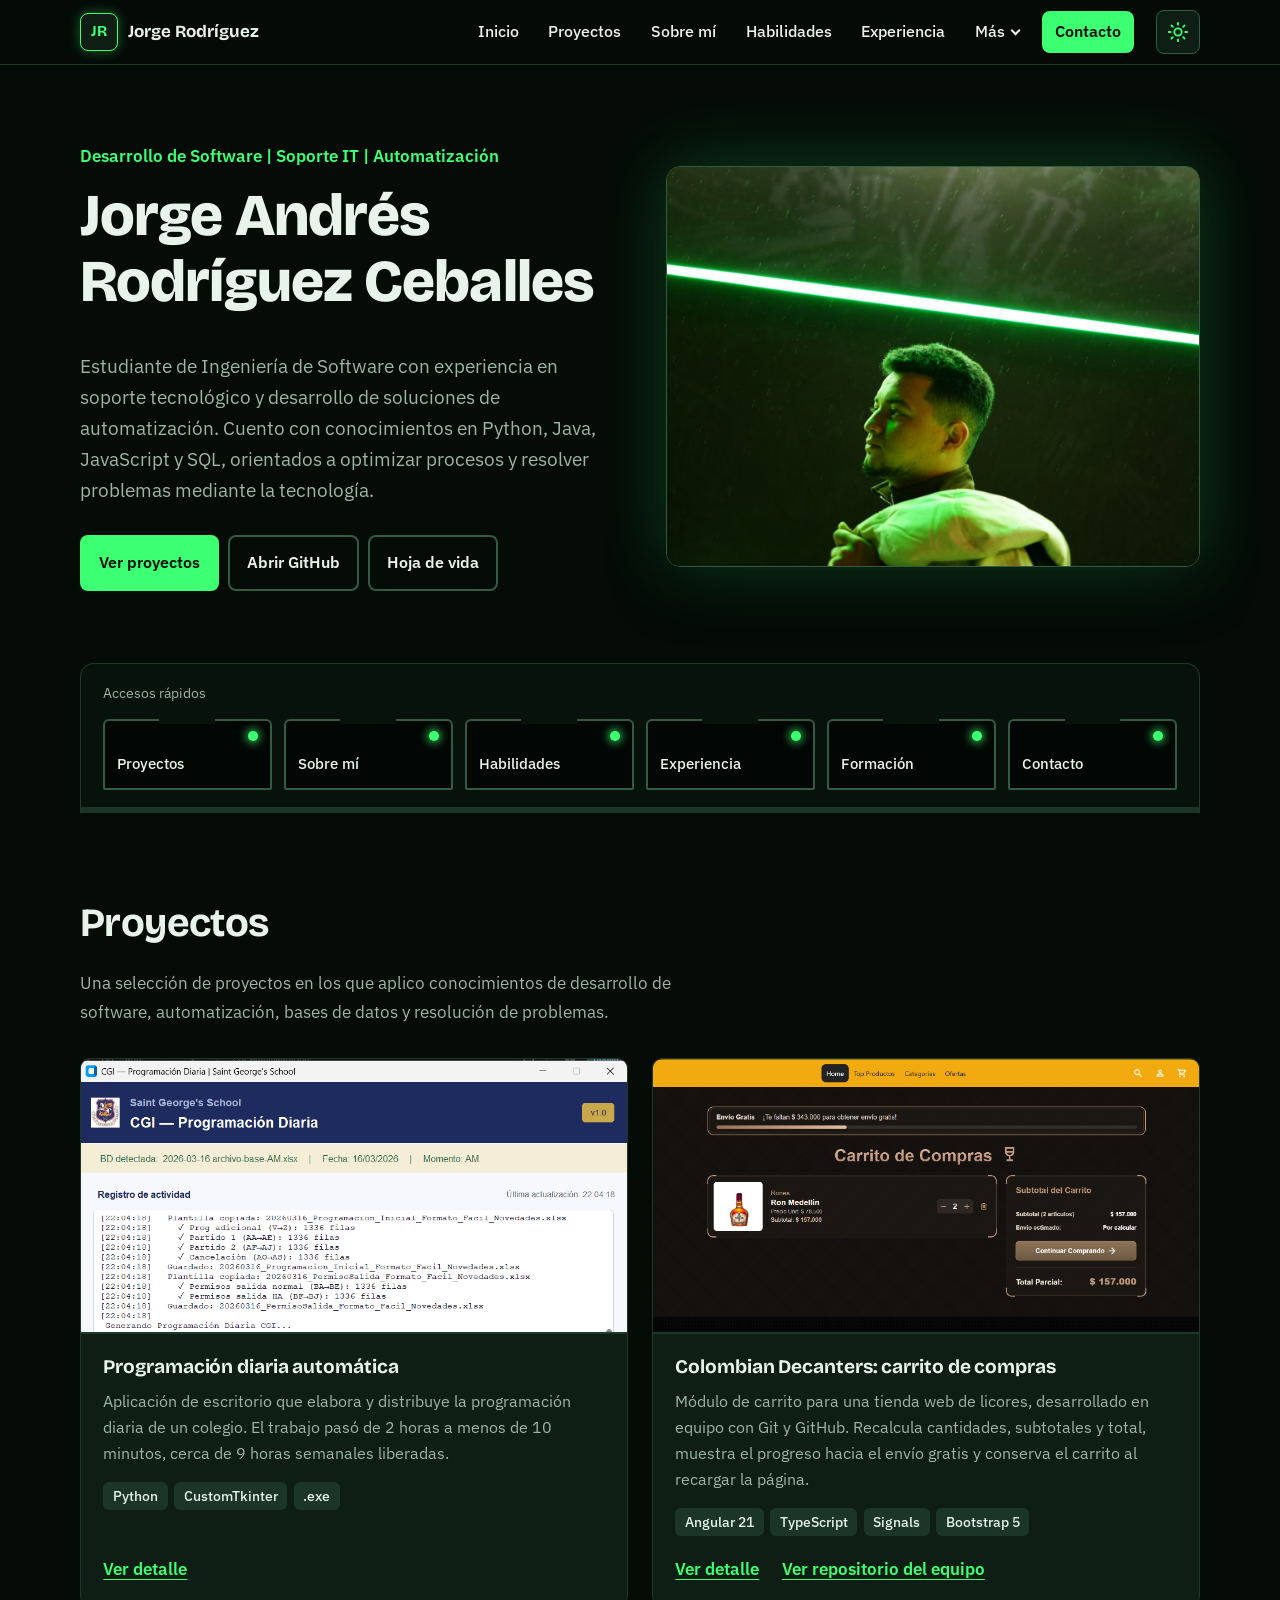
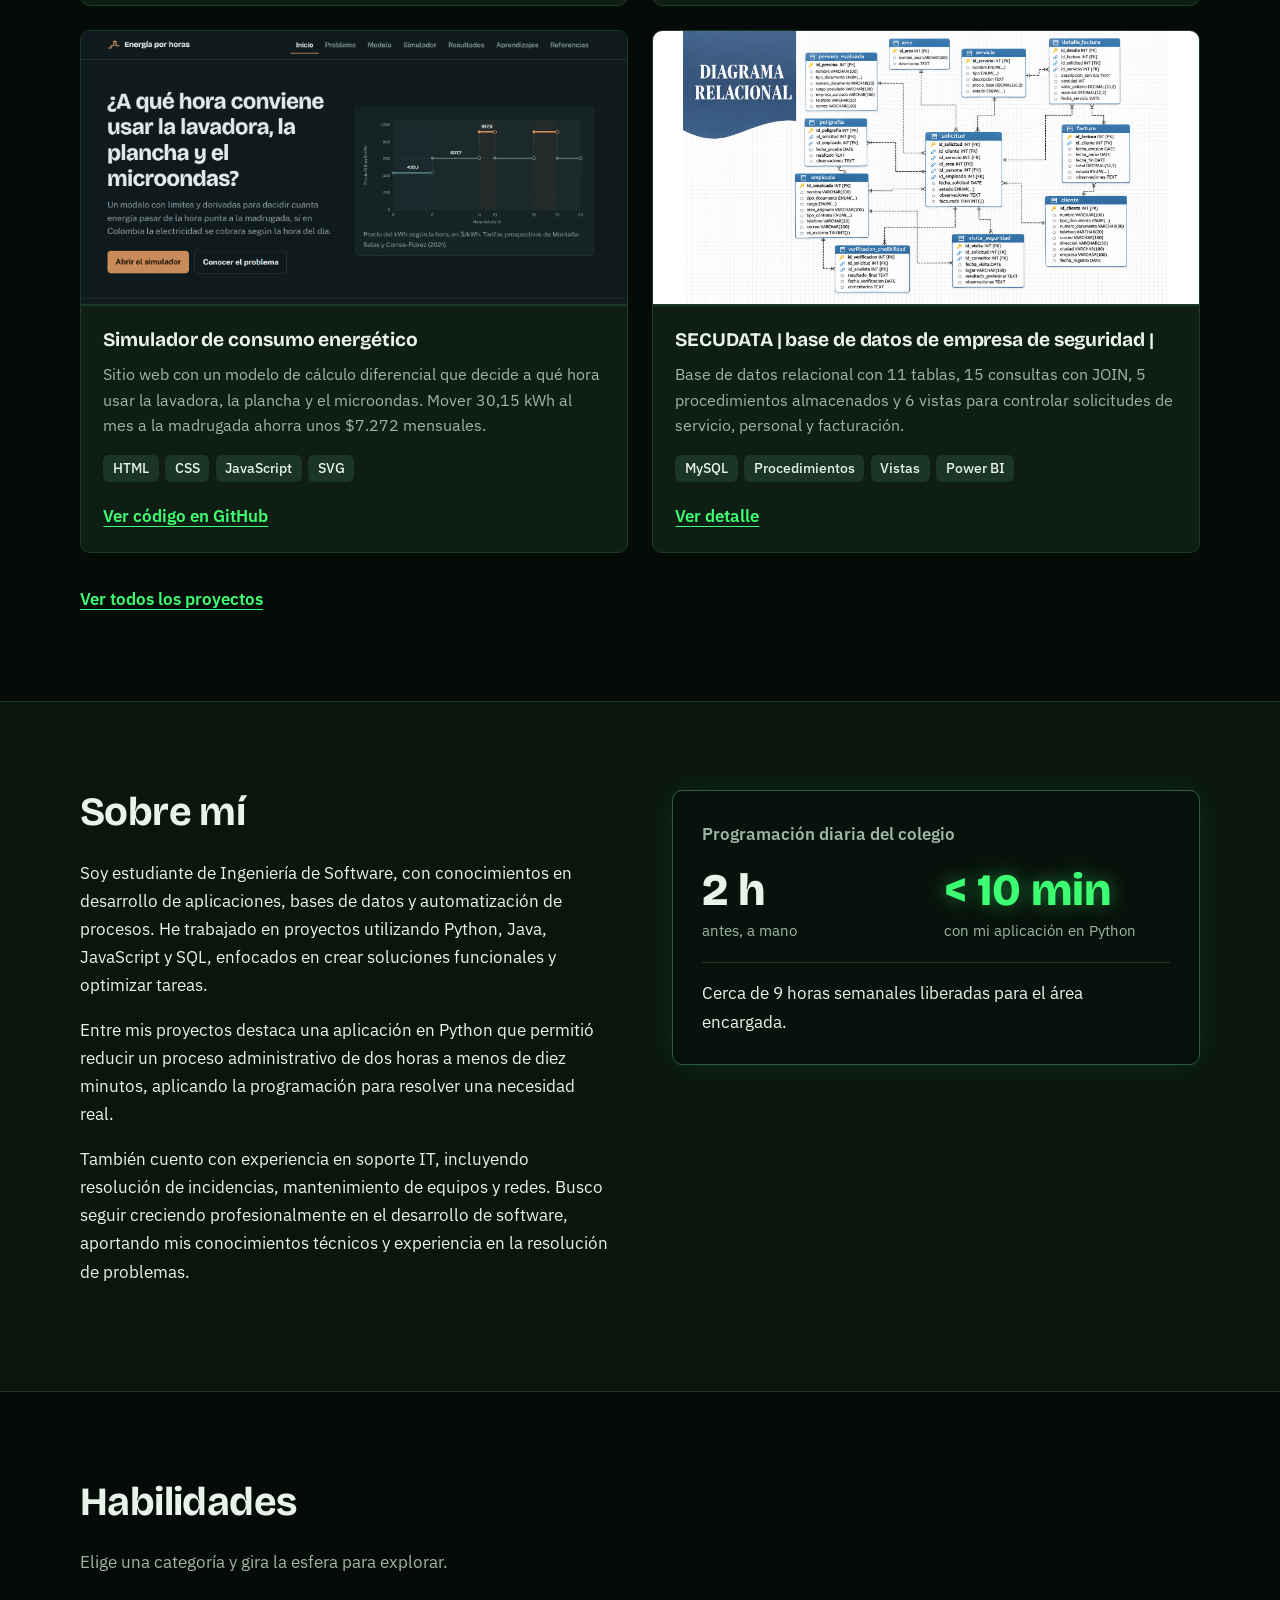
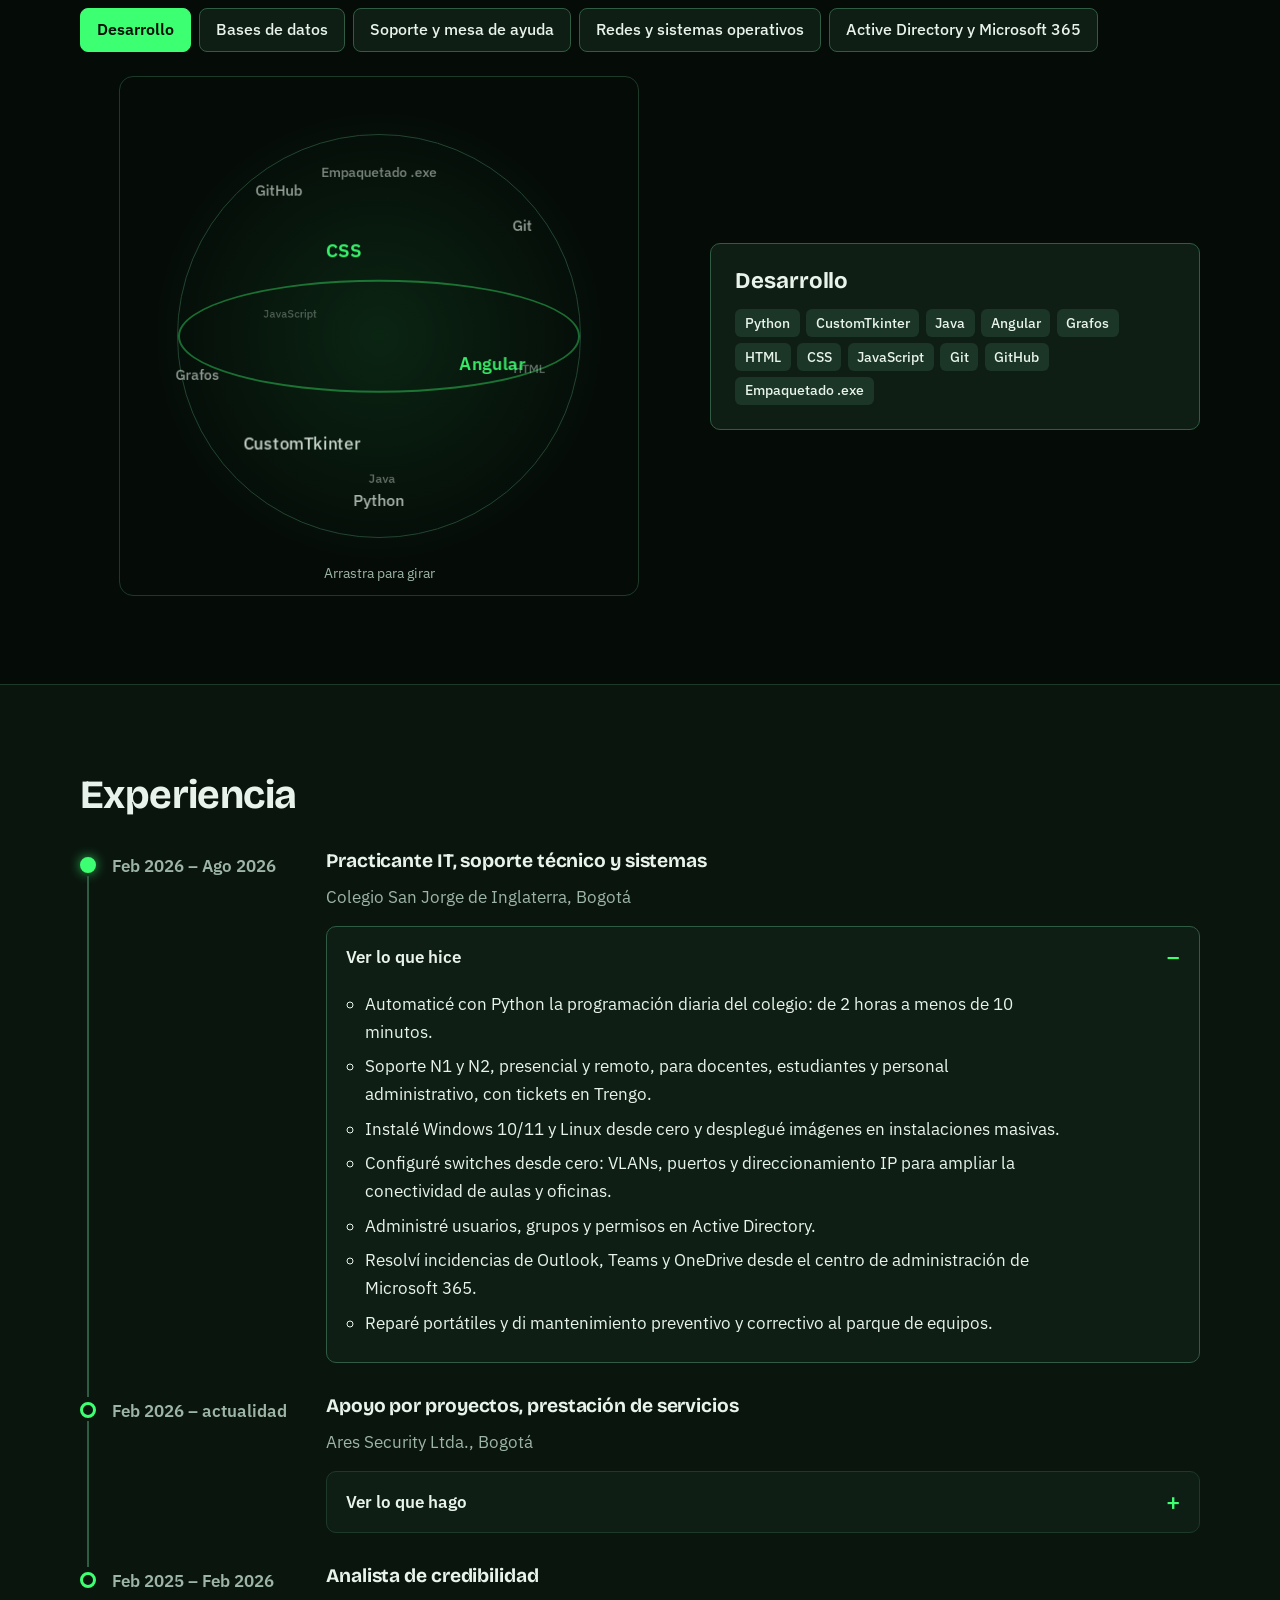
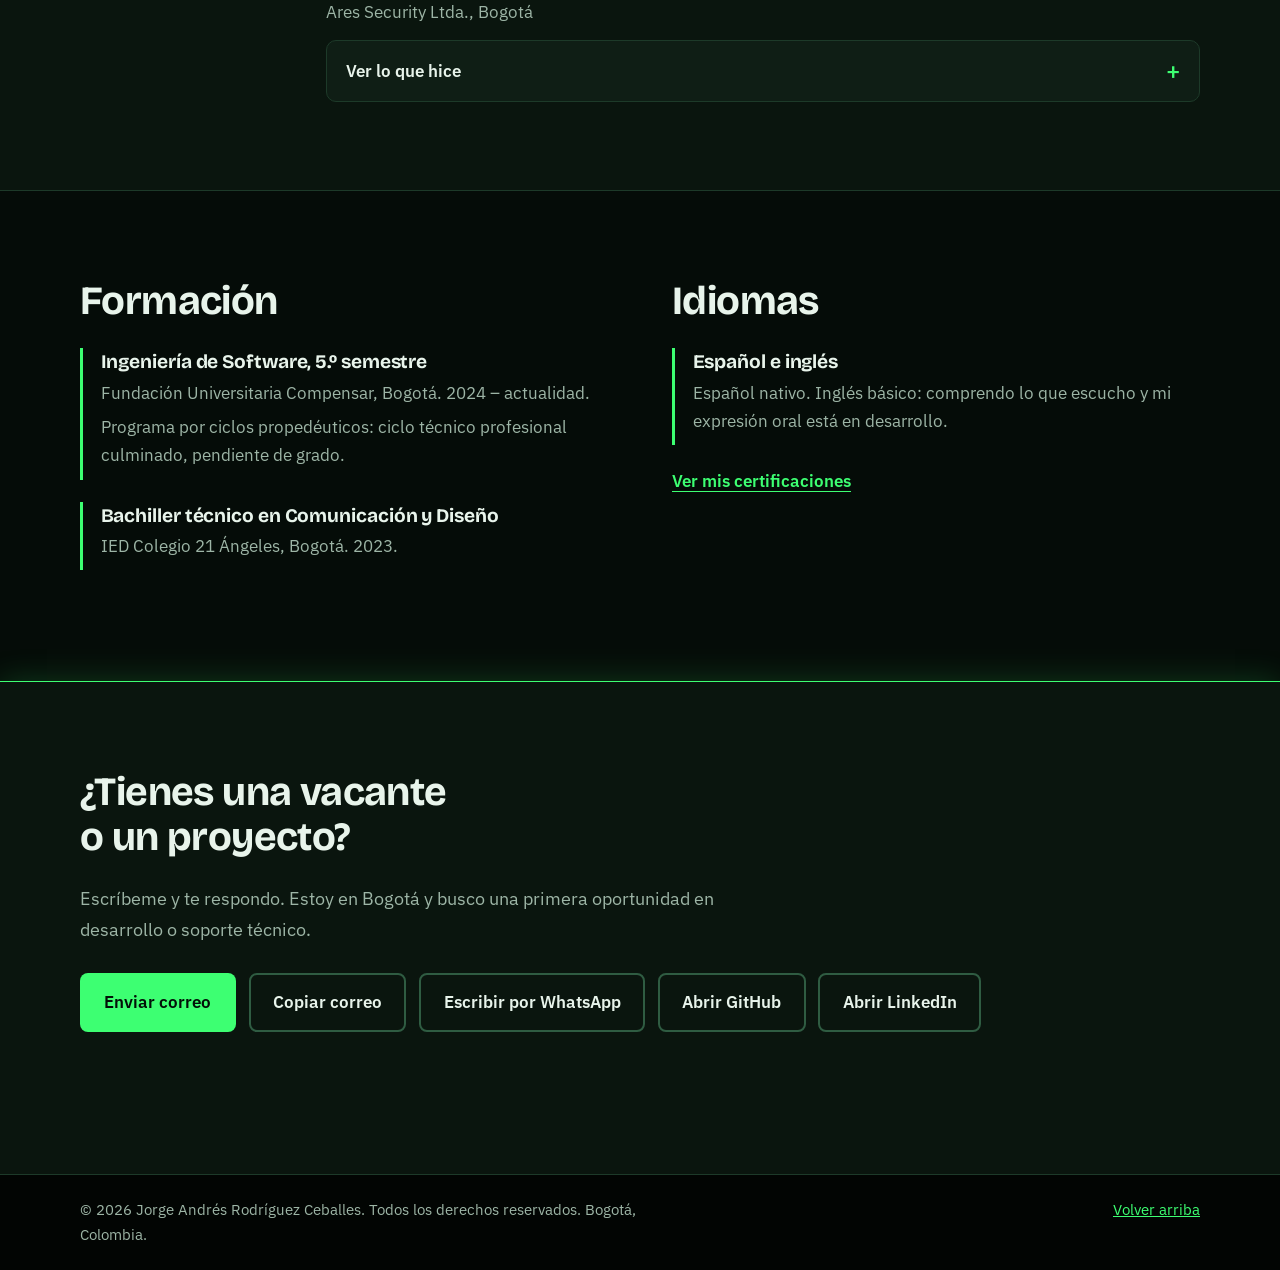
<file: index.html>
<!DOCTYPE html>
<html lang="es">
<head>
  <meta charset="UTF-8">
  <meta name="viewport" content="width=device-width, initial-scale=1, viewport-fit=cover">
  <title>Jorge Andrés Rodríguez | Desarrollo de software y soporte IT</title>
  <meta name="description" content="Portafolio de Jorge Andrés Rodríguez Ceballes, estudiante de Ingeniería de Software en Bogotá con experiencia en soporte IT. Proyectos en Python, Java, JavaScript y SQL.">
  
  <link rel="icon" href="data:image/svg+xml,%3Csvg xmlns='http://www.w3.org/2000/svg' viewBox='0 0 64 64'%3E%3Crect width='64' height='64' rx='14' fill='%230F1E15'/%3E%3Crect x='2' y='2' width='60' height='60' rx='12' fill='none' stroke='%233DFF72' stroke-width='3'/%3E%3Ctext x='32' y='43' font-family='Arial,sans-serif' font-size='28' font-weight='700' text-anchor='middle' fill='%233DFF72'%3EJR%3C/text%3E%3C/svg%3E">
  
  <link rel="canonical" href="https://jorge-andres-17.github.io/Portafolio-Jorge-Rodriguez/">
  <meta property="og:type" content="website">
  <meta property="og:locale" content="es_CO">
  <meta property="og:title" content="Jorge Andrés Rodríguez | Desarrollo de software y soporte IT">
  <meta property="og:description" content="Estudiante de Ingeniería de Software en Bogotá con experiencia en soporte IT. Proyectos en Python, Java, JavaScript y SQL.">
  <meta property="og:url" content="https://jorge-andres-17.github.io/Portafolio-Jorge-Rodriguez/">
  <meta property="og:image" content="https://jorge-andres-17.github.io/Portafolio-Jorge-Rodriguez/assets/og-imagen.jpg">
  <meta name="twitter:card" content="summary_large_image">
  
  <link rel="preconnect" href="https://fonts.googleapis.com">
  <link rel="preconnect" href="https://fonts.gstatic.com" crossorigin>
  <link href="https://fonts.googleapis.com/css2?family=Bricolage+Grotesque:opsz,wght@12..96,500;12..96,700;12..96,800&family=IBM+Plex+Sans:wght@400;500;600&display=swap" rel="stylesheet">
  <script src="js/tema.js"></script>
  <link rel="stylesheet" href="css/styles.css">
</head>
<body>
  <a class="saltar" href="#contenido">Saltar al contenido</a>

  <header class="cabecera">
    <div class="contenedor barra">
      <a class="marca" href="#inicio" aria-label="Jorge Rodríguez, inicio">
        <span class="marca-sigla">JR</span>
        <span class="marca-texto">Jorge Rodríguez</span>
      </a>

      <button class="menu-boton" id="menuBoton" aria-expanded="false" aria-controls="menuPrincipal">Menú</button>

      <nav class="menu" id="menuPrincipal" aria-label="Principal">
        <a href="#inicio">Inicio</a>
        <a href="#proyectos">Proyectos</a>
        <a href="#sobre-mi">Sobre mí</a>
        <a href="#habilidades">Habilidades</a>
        <a href="#experiencia">Experiencia</a>

        <div class="desplegable">
          <button class="desplegable-boton" aria-expanded="false">Más</button>
          <div class="desplegable-lista">
            <a href="paginas/proyectos.html">Todos los proyectos</a>
            <a href="paginas/certificaciones.html">Certificaciones</a>
            <a href="https://github.com/Jorge-Andres-17" target="_blank" rel="noopener">Mi GitHub</a>
            <a href="assets/HV_Jorge_Rodriguez.pdf" target="_blank" rel="noopener">Hoja de vida (PDF)</a>
          </div>
        </div>

        <a class="menu-cta" href="#contacto">Contacto</a>
      </nav>
      <button class="tema-boton" id="temaBoton" type="button" aria-label="Cambiar a modo claro">
        <svg class="icono-sol" viewBox="0 0 24 24" width="22" height="22" fill="none" stroke="currentColor" stroke-width="2" stroke-linecap="round" aria-hidden="true">
          <circle cx="12" cy="12" r="4"/>
          <path d="M12 2v2M12 20v2M4.9 4.9l1.4 1.4M17.7 17.7l1.4 1.4M2 12h2M20 12h2M4.9 19.1l1.4-1.4M17.7 6.3l1.4-1.4"/>
        </svg>
        <svg class="icono-luna" viewBox="0 0 24 24" width="22" height="22" fill="none" stroke="currentColor" stroke-width="2" stroke-linecap="round" stroke-linejoin="round" aria-hidden="true">
          <path d="M21 12.8A9 9 0 1 1 11.2 3a7 7 0 0 0 9.8 9.8z"/>
        </svg>
      </button>
    </div>
  </header>

  <main id="contenido">

    <!-- HERO -->
    <section class="hero" id="inicio">
      <div class="contenedor hero-grid">
        <div class="hero-texto">
          <p class="hero-rol">Desarrollo de Software | Soporte IT | Automatización</p>
          <h1>Jorge Andrés Rodríguez Ceballes</h1>
          <p class="hero-bajada">Estudiante de Ingeniería de Software con experiencia en soporte tecnológico y desarrollo de soluciones de automatización. Cuento con conocimientos en Python, Java, JavaScript y SQL, orientados a optimizar procesos y resolver problemas mediante la tecnología.</p>
          <div class="hero-acciones">
            <a class="boton boton-primario" href="#proyectos">Ver proyectos</a>
            <a class="boton boton-secundario" href="https://github.com/Jorge-Andres-17" target="_blank" rel="noopener">Abrir GitHub</a>
            <a class="boton boton-secundario" href="assets/HV_Jorge_Rodriguez.pdf" target="_blank" rel="noopener">Hoja de vida</a>
          </div>
        </div>

        <figure class="foto">
          <img src="assets/foto-perfil.jpg" width="1280" height="960" fetchpriority="high" alt="Retrato de perfil de Jorge Andrés bajo una luz verde de neón">
        </figure>
      </div>

      <!-- Panel de puertos: cada puerto abre una sección -->
      <div class="contenedor">
        <nav class="panel-puertos" aria-label="Accesos rápidos">
          <span class="panel-titulo">Accesos rápidos</span>
          <ol class="puertos">
            <li>
              <a class="puerto" href="#proyectos" style="--i:0">
                <span class="led" aria-hidden="true"></span>
                <span class="puerto-nombre">Proyectos</span>
              </a>
            </li>
            <li>
              <a class="puerto" href="#sobre-mi" style="--i:1">
                <span class="led" aria-hidden="true"></span>
                <span class="puerto-nombre">Sobre mí</span>
              </a>
            </li>
            <li>
              <a class="puerto" href="#habilidades" style="--i:2">
                <span class="led" aria-hidden="true"></span>
                <span class="puerto-nombre">Habilidades</span>
              </a>
            </li>
            <li>
              <a class="puerto" href="#experiencia" style="--i:3">
                <span class="led" aria-hidden="true"></span>
                <span class="puerto-nombre">Experiencia</span>
              </a>
            </li>
            <li>
              <a class="puerto" href="#formacion" style="--i:4">
                <span class="led" aria-hidden="true"></span>
                <span class="puerto-nombre">Formación</span>
              </a>
            </li>
            <li>
              <a class="puerto" href="#contacto" style="--i:5">
                <span class="led" aria-hidden="true"></span>
                <span class="puerto-nombre">Contacto</span>
              </a>
            </li>
          </ol>
        </nav>
      </div>
    </section>

    <!-- PROYECTOS -->
    <section class="seccion" id="proyectos">
      <div class="contenedor">
        <h2>Proyectos</h2>
        <p class="seccion-intro">Una selección de proyectos en los que aplico conocimientos de desarrollo de software, automatización, bases de datos y resolución de problemas.</p>

        <div class="proyectos">

          <article class="proyecto">
            <button class="proyecto-vista" type="button" data-cert
                    data-img="assets/proyecto-programacion-diaria.png"
                    data-titulo="Programación diaria automática"
                    aria-label="Ampliar captura de Programación diaria automática">
              <img src="assets/proyecto-programacion-diaria.png" loading="lazy" alt="Captura de la aplicación de programación diaria">
            </button>
            <div class="proyecto-cuerpo">
              <h3>Programación diaria automática</h3>
              <p>Aplicación de escritorio que elabora y distribuye la programación diaria de un colegio. El trabajo pasó de 2 horas a menos de 10 minutos, cerca de 9 horas semanales liberadas.</p>
              <ul class="etiquetas">
                <li>Python</li>
                <li>CustomTkinter</li>
                <li>.exe</li>
              </ul>
              <div class="proyecto-enlaces">
                <a class="enlace" href="paginas/proyectos.html#programacion-diaria">Ver detalle</a>
              </div>
            </div>
          </article>

          <article class="proyecto">
            <button class="proyecto-vista" type="button" data-cert
                    data-img="assets/proyecto-carrito-decanters.png"
                    data-titulo="Colombian Decanters: carrito de compras"
                    aria-label="Ampliar captura del carrito de compras de Colombian Decanters">
              <img src="assets/proyecto-carrito-decanters.png" loading="lazy" alt="Captura de la página del carrito con las tarjetas de producto y el resumen de compra">
            </button>
            <div class="proyecto-cuerpo">
              <h3>Colombian Decanters: carrito de compras</h3>
              <p>Módulo de carrito para una tienda web de licores, desarrollado en equipo con Git y GitHub. Recalcula cantidades, subtotales y total, muestra el progreso hacia el envío gratis y conserva el carrito al recargar la página.</p>
              <ul class="etiquetas">
                <li>Angular 21</li>
                <li>TypeScript</li>
                <li>Signals</li>
                <li>Bootstrap 5</li>
              </ul>
              <div class="proyecto-enlaces">
                <a class="enlace" href="paginas/proyectos.html#carrito">Ver detalle</a>
                <a class="enlace" href="https://github.com/juandavidrodriguezlinaresGH/colombian-decanters" target="_blank" rel="noopener">Ver repositorio del equipo</a>
              </div>
            </div>
          </article>

          <article class="proyecto">
            <button class="proyecto-vista" type="button" data-cert
                    data-img="assets/proyecto-simulador-energia.png"
                    data-titulo="Simulador de consumo energético"
                    aria-label="Ampliar captura del simulador de consumo energético">
              <img src="assets/proyecto-simulador-energia.png" loading="lazy" alt="Captura del simulador de consumo energético con el cálculo de ahorro mensual">
            </button>
            <div class="proyecto-cuerpo">
              <h3>Simulador de consumo energético</h3>
              <p>Sitio web con un modelo de cálculo diferencial que decide a qué hora usar la lavadora, la plancha y el microondas. Mover 30,15 kWh al mes a la madrugada ahorra unos $7.272 mensuales.</p>
              <ul class="etiquetas">
                <li>HTML</li>
                <li>CSS</li>
                <li>JavaScript</li>
                <li>SVG</li>
              </ul>
              <div class="proyecto-enlaces">
                <a class="enlace" href="https://github.com/Jorge-Andres-17/simulador-consumo-energetico" target="_blank" rel="noopener">Ver código en GitHub</a>
              </div>
            </div>
          </article>

          <article class="proyecto">
            <button class="proyecto-vista proyecto-vista-diagrama" type="button" data-cert
                    data-img="assets/proyecto-secudata-diagrama.png"
                    data-titulo="SECUDATA: diagrama relacional"
                    aria-label="Ampliar diagrama relacional de SECUDATA">
              <img src="assets/proyecto-secudata-diagrama.png" loading="lazy" alt="Diagrama relacional de SECUDATA con sus 11 tablas y las relaciones entre ellas">
            </button>
            <div class="proyecto-cuerpo">
              <h3>SECUDATA | base de datos de empresa de seguridad |</h3>
              <p>Base de datos relacional con 11 tablas, 15 consultas con JOIN, 5 procedimientos almacenados y 6 vistas para controlar solicitudes de servicio, personal y facturación.</p>
              <ul class="etiquetas">
                <li>MySQL</li>
                <li>Procedimientos</li>
                <li>Vistas</li>
                <li>Power BI</li>
              </ul>
              <div class="proyecto-enlaces">
                <a class="enlace" href="paginas/proyectos.html#secudata">Ver detalle</a>
              </div>
            </div>
          </article>

        </div>

        <p class="proyectos-pie"><a class="enlace" href="paginas/proyectos.html">Ver todos los proyectos</a></p>
      </div>
    </section>

    <!-- SOBRE MÍ -->
    <section class="seccion seccion-alt" id="sobre-mi">
      <div class="contenedor dos-columnas">
        <div>
          <h2>Sobre mí</h2>
          <p>Soy estudiante de Ingeniería de Software, con conocimientos en desarrollo de aplicaciones, bases de datos y automatización de procesos. He trabajado en proyectos utilizando Python, Java, JavaScript y SQL, enfocados en crear soluciones funcionales y optimizar tareas.</p>
          <p>Entre mis proyectos destaca una aplicación en Python que permitió reducir un proceso administrativo de dos horas a menos de diez minutos, aplicando la programación para resolver una necesidad real.</p>
          <p>También cuento con experiencia en soporte IT, incluyendo resolución de incidencias, mantenimiento de equipos y redes. Busco seguir creciendo profesionalmente en el desarrollo de software, aportando mis conocimientos técnicos y experiencia en la resolución de problemas.</p>
        </div>

        <div class="cifras" role="group" aria-label="Resultado destacado">
          <div class="cifra-bloque">
            <p class="cifra-titulo">Programación diaria del colegio</p>
            <div class="cifra-comparacion">
              <div>
                <span class="cifra-numero">2 h</span>
                <span class="cifra-nota">antes, a mano</span>
              </div>
              <div>
                <span class="cifra-numero cifra-ok">&lt; 10 min</span>
                <span class="cifra-nota">con mi aplicación en Python</span>
              </div>
            </div>
            <p class="cifra-pie">Cerca de 9 horas semanales liberadas para el área encargada.</p>
          </div>
        </div>
      </div>
    </section>

    <!-- HABILIDADES -->
         <section class="seccion" id="habilidades">
      <div class="contenedor">
        <h2>Habilidades</h2>
        <p class="seccion-intro">Elige una categoría y gira la esfera para explorar.</p>

        <div class="esfera-app" data-esfera>
          <div class="cats" data-cats role="group" aria-label="Categorías de habilidades"></div>

          <div class="esfera-grid">
            <div class="escena" data-escena aria-hidden="true">
              <div class="anillo"></div>
              <div class="ayuda">Arrastra para girar</div>
            </div>

            <div class="grupos">
              <section class="ficha-hab" data-grupo="Desarrollo">
                <h3>Desarrollo</h3>
                <ul class="etiquetas">
                  <li>Python</li>
                  <li>CustomTkinter</li>
                  <li>Java</li>
                  <li>Angular</li>
                  <li>Grafos</li>
                  <li>HTML</li>
                  <li>CSS</li>
                  <li>JavaScript</li>
                  <li>Git</li>
                  <li>GitHub</li>
                  <li>Empaquetado .exe</li>
                </ul>
              </section>

              <section class="ficha-hab" data-grupo="Bases de datos">
                <h3>Bases de datos</h3>
                <ul class="etiquetas">
                  <li>SQL</li>
                  <li>MySQL</li>
                  <li>JOIN</li>
                  <li>Procedimientos</li>
                  <li>Vistas</li>
                  <li>Claves foráneas</li>
                  <li>Diseño relacional</li>
                  <li>Power BI</li>
                </ul>
              </section>

              <section class="ficha-hab" data-grupo="Soporte y mesa de ayuda">
                <h3>Soporte y mesa de ayuda</h3>
                <ul class="etiquetas">
                  <li>Help Desk N1</li>
                  <li>Help Desk N2</li>
                  <li>Tickets</li>
                  <li>Trengo</li>
                  <li>Soporte remoto</li>
                  <li>Soporte presencial</li>
                  <li>Diagnóstico</li>
                  <li>Mantenimiento</li>
                </ul>
              </section>

              <section class="ficha-hab" data-grupo="Redes y sistemas operativos">
                <h3>Redes y sistemas operativos</h3>
                <ul class="etiquetas">
                  <li>Switches</li>
                  <li>VLANs</li>
                  <li>TCP/IP</li>
                  <li>Direccionamiento IP</li>
                  <li>Windows 10/11</li>
                  <li>Linux</li>
                  <li>Imágenes de despliegue</li>
                </ul>
              </section>

              <section class="ficha-hab" data-grupo="Active Directory y Microsoft 365">
                <h3>Active Directory y Microsoft 365</h3>
                <ul class="etiquetas">
                  <li>Active Directory</li>
                  <li>Grupos</li>
                  <li>Permisos</li>
                  <li>Contraseñas</li>
                  <li>Microsoft 365</li>
                  <li>Outlook</li>
                  <li>Teams</li>
                  <li>OneDrive</li>
                  <li>Excel</li>
                </ul>
              </section>
            </div>
          </div>
        </div>
      </div>
    </section>

    <!-- EXPERIENCIA -->
    <section class="seccion seccion-alt" id="experiencia">
      <div class="contenedor">
        <h2>Experiencia</h2>

        <ol class="linea-tiempo">
          <li class="hito">
            <div class="hito-fecha">Feb 2026 – Ago 2026</div>
            <div class="hito-cuerpo">
              <h3>Practicante IT, soporte técnico y sistemas</h3>
              <p class="hito-lugar">Colegio San Jorge de Inglaterra, Bogotá</p>
              <details open>
                <summary>Ver lo que hice</summary>
                <ul>
                  <li>Automaticé con Python la programación diaria del colegio: de 2 horas a menos de 10 minutos.</li>
                  <li>Soporte N1 y N2, presencial y remoto, para docentes, estudiantes y personal administrativo, con tickets en Trengo.</li>
                  <li>Instalé Windows 10/11 y Linux desde cero y desplegué imágenes en instalaciones masivas.</li>
                  <li>Configuré switches desde cero: VLANs, puertos y direccionamiento IP para ampliar la conectividad de aulas y oficinas.</li>
                  <li>Administré usuarios, grupos y permisos en Active Directory.</li>
                  <li>Resolví incidencias de Outlook, Teams y OneDrive desde el centro de administración de Microsoft 365.</li>
                  <li>Reparé portátiles y di mantenimiento preventivo y correctivo al parque de equipos.</li>
                </ul>
              </details>
            </div>
          </li>

          <li class="hito">
            <div class="hito-fecha">Feb 2026 – actualidad</div>
            <div class="hito-cuerpo">
              <h3>Apoyo por proyectos, prestación de servicios</h3>
              <p class="hito-lugar">Ares Security Ltda., Bogotá</p>
              <details>
                <summary>Ver lo que hago</summary>
                <ul>
                  <li>Apoyo puntual en la recolección de información documental según el proyecto asignado.</li>
                </ul>
              </details>
            </div>
          </li>

          <li class="hito">
            <div class="hito-fecha">Feb 2025 – Feb 2026</div>
            <div class="hito-cuerpo">
              <h3>Analista de credibilidad</h3>
              <p class="hito-lugar">Ares Security Ltda., Bogotá</p>
              <details>
                <summary>Ver lo que hice</summary>
                <ul>
                  <li>Verifiqué información laboral y académica de candidatos por teléfono y correo.</li>
                  <li>Atendí a clientes, resolví sus dudas y pedí información adicional cuando hacía falta.</li>
                  <li>Revisé y digité en promedio 9 procesos documentales al día antes de registrarlos en los sistemas internos.</li>
                  <li>Detecté inconsistencias en documentos y los devolví al área correspondiente antes de que avanzaran.</li>
                  <li>Respondí a las áreas internas sobre el estado y la trazabilidad de la información.</li>
                </ul>
              </details>
            </div>
          </li>
        </ol>
      </div>
    </section>

    <!-- FORMACIÓN Y CERTIFICACIONES -->
    <section class="seccion" id="formacion">
      <div class="contenedor dos-columnas">
        <div>
          <h2>Formación</h2>
          <div class="ficha">
            <h3>Ingeniería de Software, 5.º semestre</h3>
            <p>Fundación Universitaria Compensar, Bogotá. 2024 – actualidad.</p>
            <p>Programa por ciclos propedéuticos: ciclo técnico profesional culminado, pendiente de grado.</p>
          </div>
          <div class="ficha">
            <h3>Bachiller técnico en Comunicación y Diseño</h3>
            <p>IED Colegio 21 Ángeles, Bogotá. 2023.</p>
          </div>
        </div>

        <div>
          <h2>Idiomas</h2>
          <div class="ficha">
            <h3>Español e inglés</h3>
            <p>Español nativo. Inglés básico: comprendo lo que escucho y mi expresión oral está en desarrollo.</p>
          </div>
          <p><a class="enlace" href="paginas/certificaciones.html">Ver mis certificaciones</a></p>
        </div>
      </div>
    </section>

    <!-- CONTACTO -->
    <section class="seccion contacto" id="contacto">
      <div class="contenedor">
        <h2>¿Tienes una vacante o un proyecto?</h2>
        <p class="contacto-texto">Escríbeme y te respondo. Estoy en Bogotá y busco una primera oportunidad en desarrollo o soporte técnico.</p>
        <div class="contacto-botones">
          <a class="boton boton-primario" href="mailto:jorgeandresrodriguez1721@gmail.com">Enviar correo</a>
          <button class="boton boton-linea" id="copiarCorreo" type="button" data-correo="jorgeandresrodriguez1721@gmail.com">Copiar correo</button>
          <a class="boton boton-linea" href="https://wa.me/573238041219" target="_blank" rel="noopener">Escribir por WhatsApp</a>
          <a class="boton boton-linea" href="https://github.com/Jorge-Andres-17" target="_blank" rel="noopener">Abrir GitHub</a>
          <a class="boton boton-linea" href="https://www.linkedin.com/in/jorge-andres-rodriguez-ceballes-a00019436" target="_blank" rel="noopener">Abrir LinkedIn</a>
        </div>
        <p class="contacto-dato" id="avisoCopia" role="status" aria-live="polite"></p>
      </div>
    </section>

  </main>

  <footer class="pie">
    <div class="contenedor pie-barra">
      <p>© <span id="anio">2026</span> Jorge Andrés Rodríguez Ceballes. Todos los derechos reservados. Bogotá, Colombia.</p>
      <a href="#inicio">Volver arriba</a>
    </div>
  </footer>

  <dialog class="visor" id="visor" aria-label="Vista ampliada">
    <button class="visor-cerrar" type="button" data-cerrar aria-label="Cerrar">✕</button>
    <img id="visorImg" alt="">
    <div class="visor-pie">
      <p id="visorTitulo"></p>
      <a class="enlace" id="visorPdf" href="#" target="_blank" rel="noopener">Abrir PDF original</a>
    </div>
  </dialog>

  <script src="js/main.js"></script>
  <script src="js/esfera.js"></script>
</body>
</html>
</file>
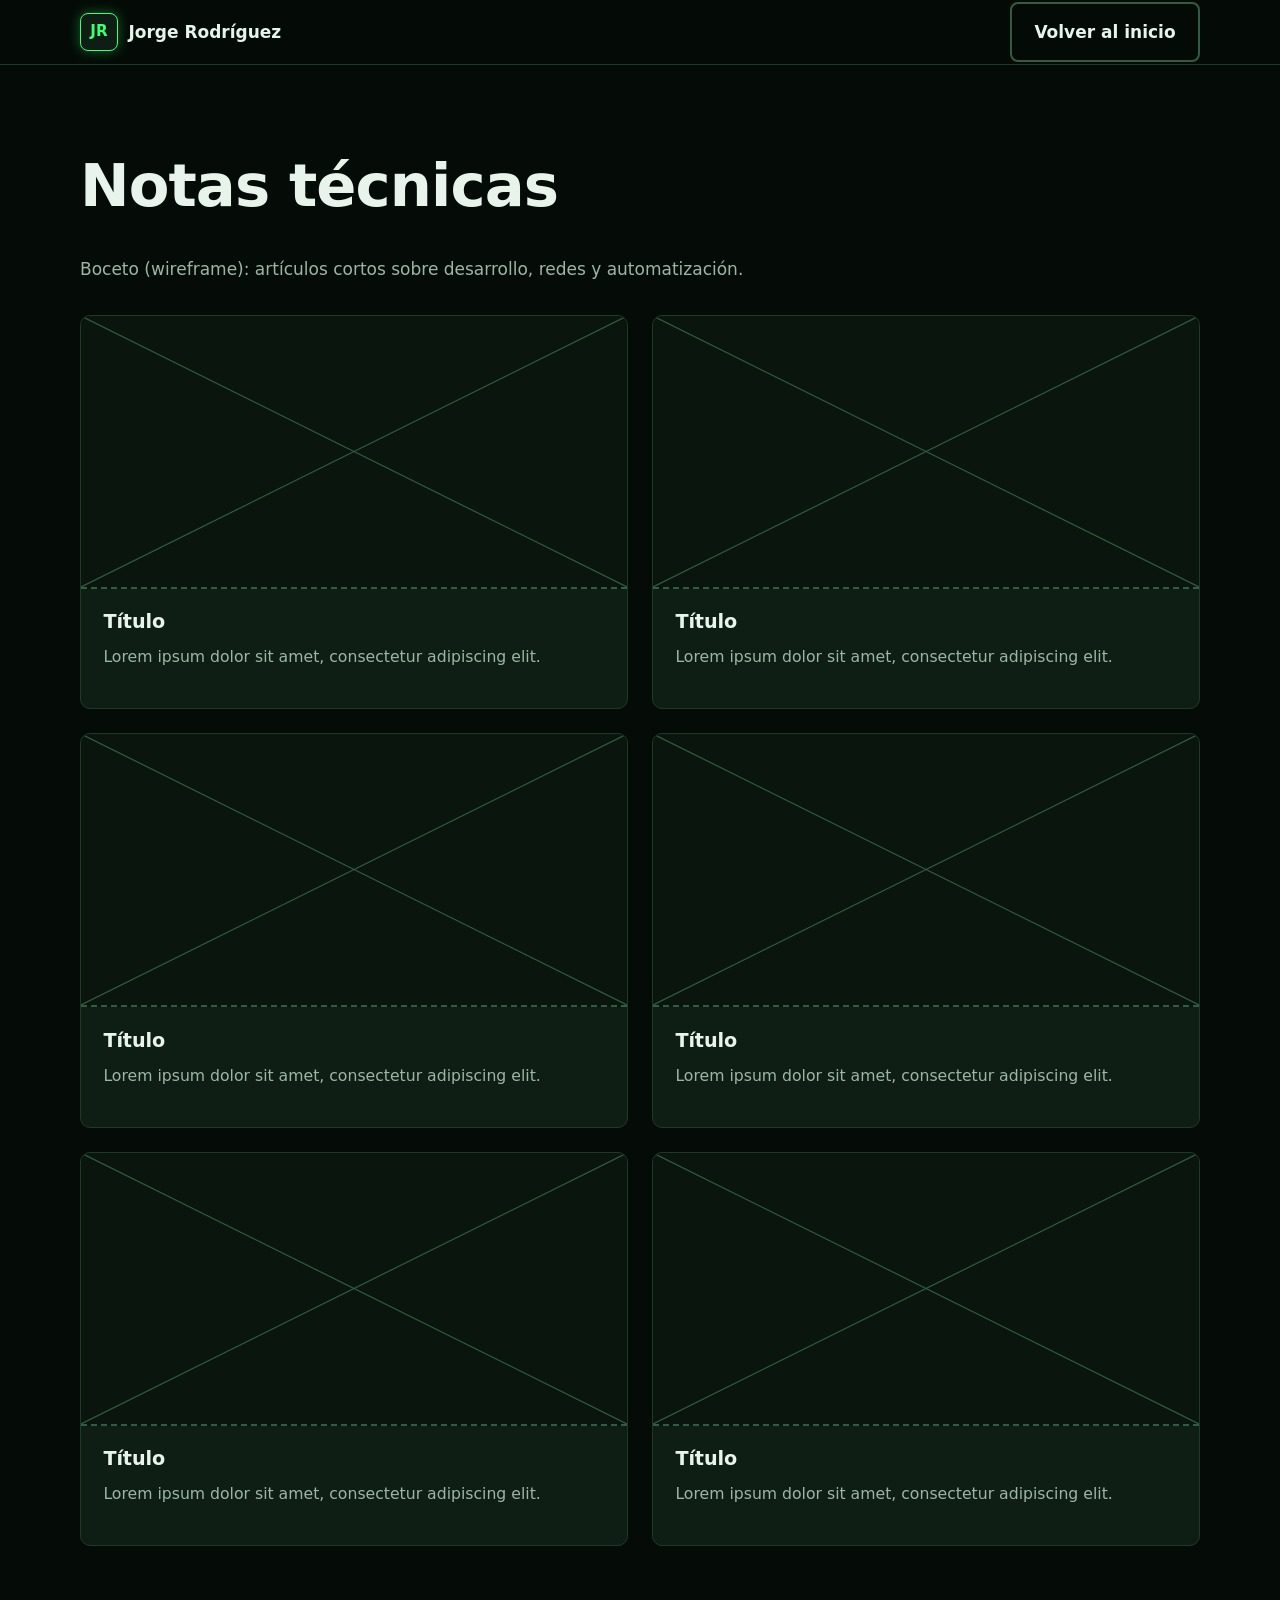
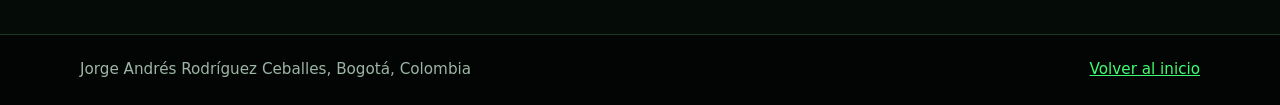
<file: paginas/blog.html>
<!DOCTYPE html>
<html lang="es">
<head>
  <meta charset="UTF-8">
  <meta name="viewport" content="width=device-width, initial-scale=1">
  <title>Notas técnicas | Jorge Rodríguez</title>
  <link rel="stylesheet" href="../css/styles.css">
</head>
<body>

  <header class="cabecera">
    <div class="contenedor barra">
      <a class="marca" href="../index.html">
        <span class="marca-sigla">JR</span>
        <span class="marca-texto">Jorge Rodríguez</span>
      </a>
      <a class="boton boton-secundario" href="../index.html">Volver al inicio</a>
    </div>
  </header>

  <main class="seccion">
    <div class="contenedor">
      <h1>Notas técnicas</h1>
      <p class="seccion-intro">Boceto (wireframe): artículos cortos sobre desarrollo, redes y automatización.</p>

      <div class="proyectos">

        <article class="proyecto">
          <div class="placeholder placeholder-proyecto">
            <svg viewBox="0 0 100 100" preserveAspectRatio="none" aria-hidden="true">
              <line x1="0" y1="0" x2="100" y2="100"/>
              <line x1="100" y1="0" x2="0" y2="100"/>
            </svg>
          </div>
          <div class="proyecto-cuerpo">
            <h3>Título</h3>
            <p>Lorem ipsum dolor sit amet, consectetur adipiscing elit.</p>
          </div>
        </article>

        <article class="proyecto">
          <div class="placeholder placeholder-proyecto">
            <svg viewBox="0 0 100 100" preserveAspectRatio="none" aria-hidden="true">
              <line x1="0" y1="0" x2="100" y2="100"/>
              <line x1="100" y1="0" x2="0" y2="100"/>
            </svg>
          </div>
          <div class="proyecto-cuerpo">
            <h3>Título</h3>
            <p>Lorem ipsum dolor sit amet, consectetur adipiscing elit.</p>
          </div>
        </article>

        <article class="proyecto">
          <div class="placeholder placeholder-proyecto">
            <svg viewBox="0 0 100 100" preserveAspectRatio="none" aria-hidden="true">
              <line x1="0" y1="0" x2="100" y2="100"/>
              <line x1="100" y1="0" x2="0" y2="100"/>
            </svg>
          </div>
          <div class="proyecto-cuerpo">
            <h3>Título</h3>
            <p>Lorem ipsum dolor sit amet, consectetur adipiscing elit.</p>
          </div>
        </article>

        <article class="proyecto">
          <div class="placeholder placeholder-proyecto">
            <svg viewBox="0 0 100 100" preserveAspectRatio="none" aria-hidden="true">
              <line x1="0" y1="0" x2="100" y2="100"/>
              <line x1="100" y1="0" x2="0" y2="100"/>
            </svg>
          </div>
          <div class="proyecto-cuerpo">
            <h3>Título</h3>
            <p>Lorem ipsum dolor sit amet, consectetur adipiscing elit.</p>
          </div>
        </article>

        <article class="proyecto">
          <div class="placeholder placeholder-proyecto">
            <svg viewBox="0 0 100 100" preserveAspectRatio="none" aria-hidden="true">
              <line x1="0" y1="0" x2="100" y2="100"/>
              <line x1="100" y1="0" x2="0" y2="100"/>
            </svg>
          </div>
          <div class="proyecto-cuerpo">
            <h3>Título</h3>
            <p>Lorem ipsum dolor sit amet, consectetur adipiscing elit.</p>
          </div>
        </article>

        <article class="proyecto">
          <div class="placeholder placeholder-proyecto">
            <svg viewBox="0 0 100 100" preserveAspectRatio="none" aria-hidden="true">
              <line x1="0" y1="0" x2="100" y2="100"/>
              <line x1="100" y1="0" x2="0" y2="100"/>
            </svg>
          </div>
          <div class="proyecto-cuerpo">
            <h3>Título</h3>
            <p>Lorem ipsum dolor sit amet, consectetur adipiscing elit.</p>
          </div>
        </article>

      </div>
    </div>
  </main>

  <footer class="pie">
    <div class="contenedor pie-barra">
      <p>Jorge Andrés Rodríguez Ceballes, Bogotá, Colombia</p>
      <a href="../index.html">Volver al inicio</a>
    </div>
  </footer>

</body>
</html>
</file>
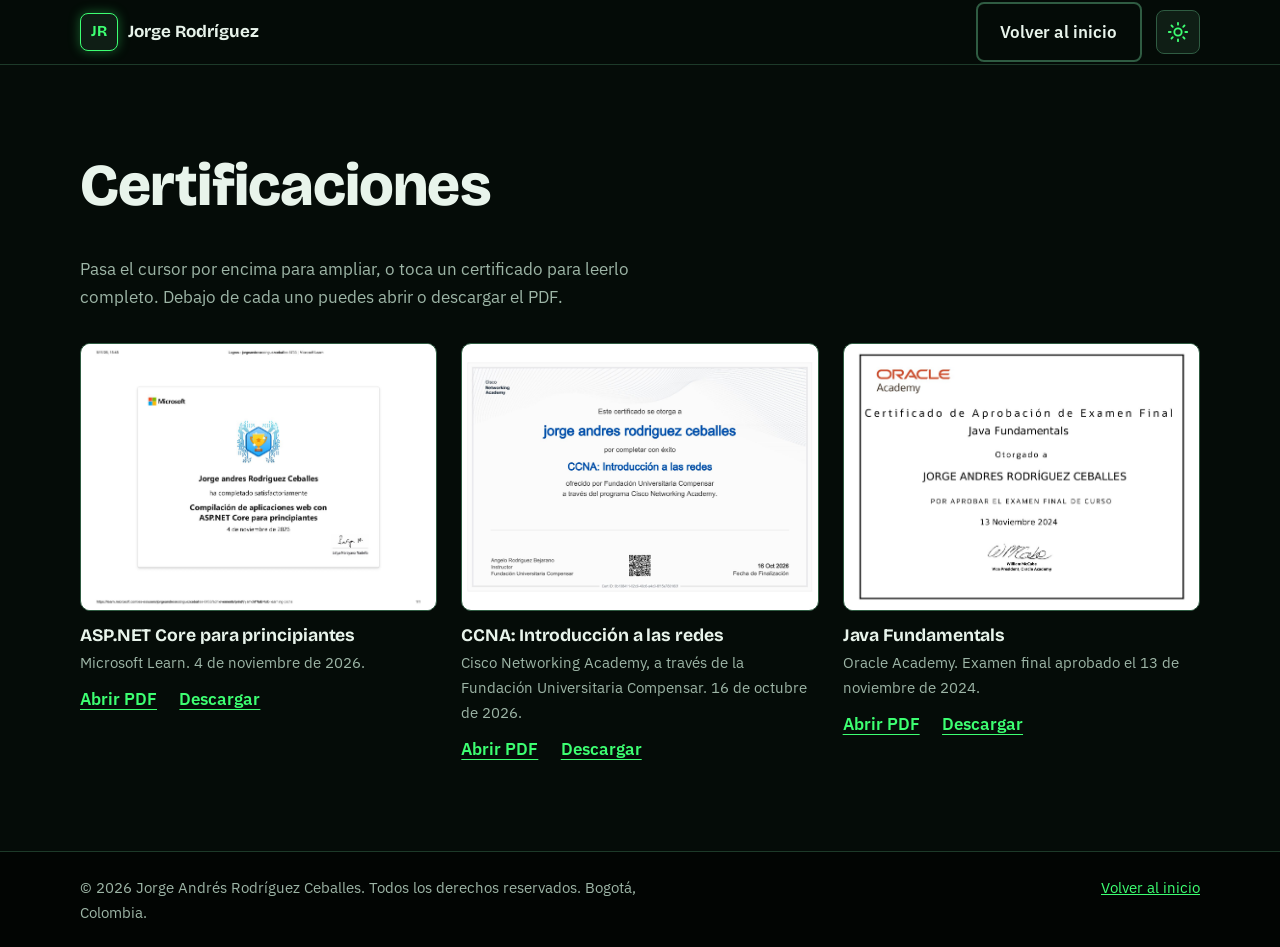
<file: paginas/certificaciones.html>
<!DOCTYPE html>
<html lang="es">
<head>
  <meta charset="UTF-8">
  <meta name="viewport" content="width=device-width, initial-scale=1, viewport-fit=cover">
  <title>Certificaciones | Jorge Rodríguez</title>
  <meta name="description" content="Certificaciones de Jorge Andrés Rodríguez Ceballes: ASP.NET Core (Microsoft Learn), CCNA Introducción a las redes (Cisco) y Java Fundamentals (Oracle Academy).">

  <link rel="icon" href="data:image/svg+xml,%3Csvg xmlns='http://www.w3.org/2000/svg' viewBox='0 0 64 64'%3E%3Crect width='64' height='64' rx='14' fill='%230F1E15'/%3E%3Crect x='2' y='2' width='60' height='60' rx='12' fill='none' stroke='%233DFF72' stroke-width='3'/%3E%3Ctext x='32' y='43' font-family='Arial,sans-serif' font-size='28' font-weight='700' text-anchor='middle' fill='%233DFF72'%3EJR%3C/text%3E%3C/svg%3E">

  <link rel="preconnect" href="https://fonts.googleapis.com">
  <link rel="preconnect" href="https://fonts.gstatic.com" crossorigin>
  <link href="https://fonts.googleapis.com/css2?family=Bricolage+Grotesque:opsz,wght@12..96,500;12..96,700;12..96,800&family=IBM+Plex+Sans:wght@400;500;600&display=swap" rel="stylesheet">
  <script src="../js/tema.js"></script>
  <link rel="stylesheet" href="../css/styles.css">
</head>
<body>

  <header class="cabecera">
    <div class="contenedor barra">
      <a class="marca" href="../index.html" aria-label="Jorge Rodríguez, inicio">
        <span class="marca-sigla">JR</span>
        <span class="marca-texto">Jorge Rodríguez</span>
      </a>

      <div class="barra-acciones">
        <a class="boton boton-secundario" href="../index.html">Volver al inicio</a>
        <button class="tema-boton" id="temaBoton" type="button" aria-label="Cambiar a modo claro">
          <svg class="icono-sol" viewBox="0 0 24 24" width="22" height="22" fill="none" stroke="currentColor" stroke-width="2" stroke-linecap="round" aria-hidden="true">
            <circle cx="12" cy="12" r="4"/>
            <path d="M12 2v2M12 20v2M4.9 4.9l1.4 1.4M17.7 17.7l1.4 1.4M2 12h2M20 12h2M4.9 19.1l1.4-1.4M17.7 6.3l1.4-1.4"/>
          </svg>
          <svg class="icono-luna" viewBox="0 0 24 24" width="22" height="22" fill="none" stroke="currentColor" stroke-width="2" stroke-linecap="round" stroke-linejoin="round" aria-hidden="true">
            <path d="M21 12.8A9 9 0 1 1 11.2 3a7 7 0 0 0 9.8 9.8z"/>
          </svg>
        </button>
      </div>
    </div>
  </header>

  <main class="seccion">
    <div class="contenedor">
      <h1>Certificaciones</h1>
      <p class="seccion-intro">Pasa el cursor por encima para ampliar, o toca un certificado para leerlo completo. Debajo de cada uno puedes abrir o descargar el PDF.</p>

      <ul class="certs">

        <li class="cert">
          <button class="cert-vista" type="button" data-cert
                  data-img="../assets/certificado-aspnet-core-microsoft-learn.jpg"
                  data-pdf="../assets/certificado-aspnet-core-microsoft-learn.pdf"
                  data-titulo="Compilación de aplicaciones web con ASP.NET Core para principiantes"
                  aria-label="Ampliar certificado de ASP.NET Core">
            <img src="../assets/certificado-aspnet-core-microsoft-learn.jpg" loading="lazy" alt="Certificado de Microsoft Learn: Compilación de aplicaciones web con ASP.NET Core para principiantes, 4 de noviembre de 2026">
          </button>
          <h3>ASP.NET Core para principiantes</h3>
          <p>Microsoft Learn. 4 de noviembre de 2026.</p>
          <div class="cert-enlaces">
            <a class="enlace" href="../assets/certificado-aspnet-core-microsoft-learn.pdf" target="_blank" rel="noopener">Abrir PDF</a>
            <a class="enlace" href="../assets/certificado-aspnet-core-microsoft-learn.pdf" download>Descargar</a>
          </div>
        </li>

        <li class="cert">
          <button class="cert-vista" type="button" data-cert
                  data-img="../assets/certificado-ccna-introduccion-redes.jpg"
                  data-pdf="../assets/certificado-ccna-introduccion-redes.pdf"
                  data-titulo="CCNA: Introducción a las redes"
                  aria-label="Ampliar certificado de CCNA Introducción a las redes">
            <img src="../assets/certificado-ccna-introduccion-redes.jpg" loading="lazy" alt="Certificado de Cisco Networking Academy: CCNA Introducción a las redes, 16 de octubre de 2026">
          </button>
          <h3>CCNA: Introducción a las redes</h3>
          <p>Cisco Networking Academy, a través de la Fundación Universitaria Compensar. 16 de octubre de 2026.</p>
          <div class="cert-enlaces">
            <a class="enlace" href="../assets/certificado-ccna-introduccion-redes.pdf" target="_blank" rel="noopener">Abrir PDF</a>
            <a class="enlace" href="../assets/certificado-ccna-introduccion-redes.pdf" download>Descargar</a>
          </div>
        </li>

        <li class="cert">
          <button class="cert-vista" type="button" data-cert
                  data-img="../assets/certificado-java-fundamentals-oracle.jpg"
                  data-pdf="../assets/certificado-java-fundamentals-oracle.pdf"
                  data-titulo="Java Fundamentals"
                  aria-label="Ampliar certificado de Java Fundamentals">
            <img src="../assets/certificado-java-fundamentals-oracle.jpg" loading="lazy" alt="Certificado de Oracle Academy: Java Fundamentals">
          </button>
          <h3>Java Fundamentals</h3>
          <p>Oracle Academy. Examen final aprobado el 13 de noviembre de 2024.</p>
          <div class="cert-enlaces">
            <a class="enlace" href="../assets/certificado-java-fundamentals-oracle.pdf" target="_blank" rel="noopener">Abrir PDF</a>
            <a class="enlace" href="../assets/certificado-java-fundamentals-oracle.pdf" download>Descargar</a>
          </div>
        </li>

      </ul>
    </div>
  </main>

  <footer class="pie">
    <div class="contenedor pie-barra">
      <p>© <span id="anio">2026</span> Jorge Andrés Rodríguez Ceballes. Todos los derechos reservados. Bogotá, Colombia.</p>
      <a href="../index.html">Volver al inicio</a>
    </div>
  </footer>

  <dialog class="visor" id="visor" aria-label="Vista ampliada del certificado">
    <button class="visor-cerrar" type="button" data-cerrar aria-label="Cerrar">✕</button>
    <img id="visorImg" alt="">
    <div class="visor-pie">
      <p id="visorTitulo"></p>
      <a class="enlace" id="visorPdf" href="#" target="_blank" rel="noopener">Abrir PDF original</a>
    </div>
  </dialog>

  <script src="../js/main.js"></script>
</body>
</html>
</file>
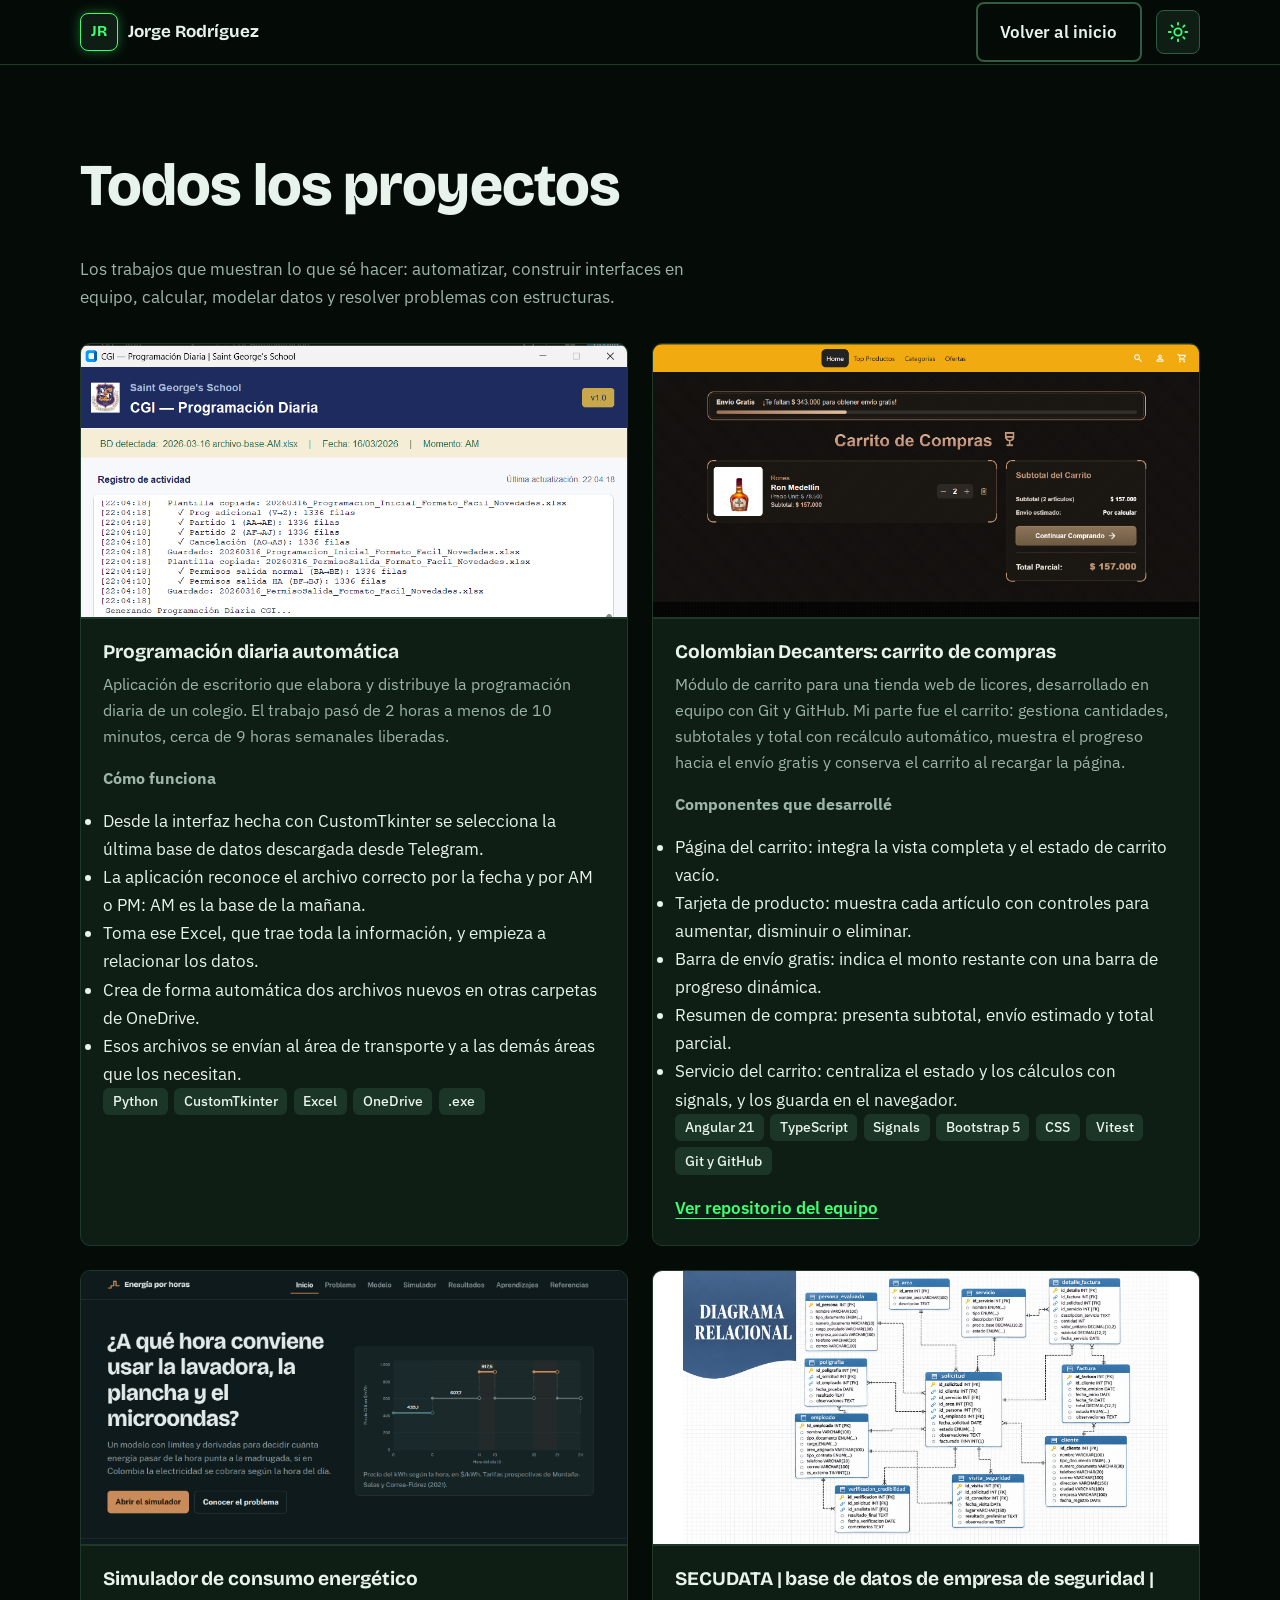
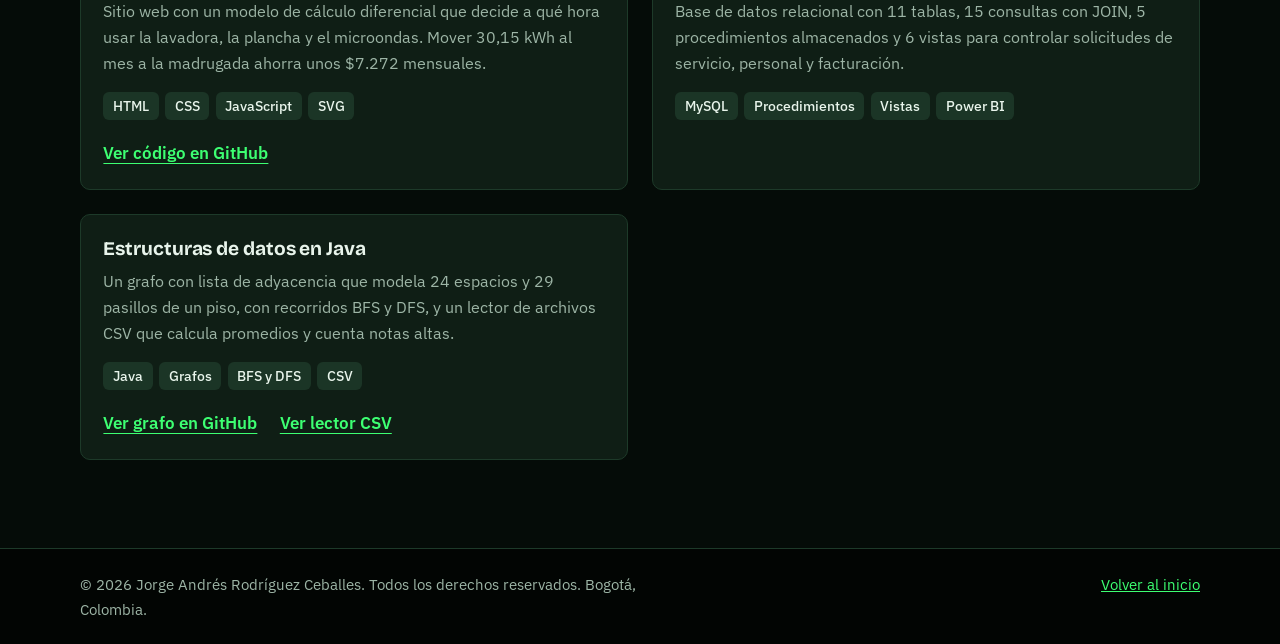
<file: paginas/proyectos.html>
<!DOCTYPE html>
<html lang="es">
<head>
  <meta charset="UTF-8">
  <meta name="viewport" content="width=device-width, initial-scale=1, viewport-fit=cover">
  <title>Todos los proyectos | Jorge Rodríguez</title>
  <meta name="description" content="Proyectos de Jorge Andrés Rodríguez Ceballes: automatización en Python, carrito de compras en Angular, simulador de consumo energético, base de datos SECUDATA y estructuras de datos en Java.">

  <link rel="icon" href="data:image/svg+xml,%3Csvg xmlns='http://www.w3.org/2000/svg' viewBox='0 0 64 64'%3E%3Crect width='64' height='64' rx='14' fill='%230F1E15'/%3E%3Crect x='2' y='2' width='60' height='60' rx='12' fill='none' stroke='%233DFF72' stroke-width='3'/%3E%3Ctext x='32' y='43' font-family='Arial,sans-serif' font-size='28' font-weight='700' text-anchor='middle' fill='%233DFF72'%3EJR%3C/text%3E%3C/svg%3E">

  <link rel="preconnect" href="https://fonts.googleapis.com">
  <link rel="preconnect" href="https://fonts.gstatic.com" crossorigin>
  <link href="https://fonts.googleapis.com/css2?family=Bricolage+Grotesque:opsz,wght@12..96,500;12..96,700;12..96,800&family=IBM+Plex+Sans:wght@400;500;600&display=swap" rel="stylesheet">
  <script src="../js/tema.js"></script>
  <link rel="stylesheet" href="../css/styles.css">
</head>
<body>

  <header class="cabecera">
    <div class="contenedor barra">
      <a class="marca" href="../index.html" aria-label="Jorge Rodríguez, inicio">
        <span class="marca-sigla">JR</span>
        <span class="marca-texto">Jorge Rodríguez</span>
      </a>

      <div class="barra-acciones">
        <a class="boton boton-secundario" href="../index.html">Volver al inicio</a>
        <button class="tema-boton" id="temaBoton" type="button" aria-label="Cambiar a modo claro">
          <svg class="icono-sol" viewBox="0 0 24 24" width="22" height="22" fill="none" stroke="currentColor" stroke-width="2" stroke-linecap="round" aria-hidden="true">
            <circle cx="12" cy="12" r="4"/>
            <path d="M12 2v2M12 20v2M4.9 4.9l1.4 1.4M17.7 17.7l1.4 1.4M2 12h2M20 12h2M4.9 19.1l1.4-1.4M17.7 6.3l1.4-1.4"/>
          </svg>
          <svg class="icono-luna" viewBox="0 0 24 24" width="22" height="22" fill="none" stroke="currentColor" stroke-width="2" stroke-linecap="round" stroke-linejoin="round" aria-hidden="true">
            <path d="M21 12.8A9 9 0 1 1 11.2 3a7 7 0 0 0 9.8 9.8z"/>
          </svg>
        </button>
      </div>
    </div>
  </header>

  <main class="seccion">
    <div class="contenedor">
      <h1>Todos los proyectos</h1>
      <p class="seccion-intro">Los trabajos que muestran lo que sé hacer: automatizar, construir interfaces en equipo, calcular, modelar datos y resolver problemas con estructuras.</p>

      <div class="proyectos">

                <article class="proyecto" id="programacion-diaria">
          <button class="proyecto-vista" type="button" data-cert
                  data-img="../assets/proyecto-programacion-diaria.png"
                  data-titulo="Programación diaria automática"
                  aria-label="Ampliar captura de Programación diaria automática">
            <img src="../assets/proyecto-programacion-diaria.png" loading="lazy" alt="Captura de la aplicación de programación diaria">
          </button>
          <div class="proyecto-cuerpo">
            <h2 class="proyecto-titulo">Programación diaria automática</h2>
            <p>Aplicación de escritorio que elabora y distribuye la programación diaria de un colegio. El trabajo pasó de 2 horas a menos de 10 minutos, cerca de 9 horas semanales liberadas.</p>
            <p><strong>Cómo funciona</strong></p>
            <ul class="lista-detalle">
              <li>Desde la interfaz hecha con CustomTkinter se selecciona la última base de datos descargada desde Telegram.</li>
              <li>La aplicación reconoce el archivo correcto por la fecha y por AM o PM: AM es la base de la mañana.</li>
              <li>Toma ese Excel, que trae toda la información, y empieza a relacionar los datos.</li>
              <li>Crea de forma automática dos archivos nuevos en otras carpetas de OneDrive.</li>
              <li>Esos archivos se envían al área de transporte y a las demás áreas que los necesitan.</li>
            </ul>
            <ul class="etiquetas">
              <li>Python</li>
              <li>CustomTkinter</li>
              <li>Excel</li>
              <li>OneDrive</li>
              <li>.exe</li>
            </ul>
          </div>
        </article>

        <article class="proyecto" id="carrito">
          <button class="proyecto-vista" type="button" data-cert
                  data-img="../assets/proyecto-carrito-decanters.png"
                  data-titulo="Colombian Decanters: carrito de compras"
                  aria-label="Ampliar captura del carrito de compras de Colombian Decanters">
            <img src="../assets/proyecto-carrito-decanters.png" loading="lazy" alt="Captura de la página del carrito con las tarjetas de producto y el resumen de compra">
          </button>
          <div class="proyecto-cuerpo">
            <h2 class="proyecto-titulo">Colombian Decanters: carrito de compras</h2>
            <p>Módulo de carrito para una tienda web de licores, desarrollado en equipo con Git y GitHub. Mi parte fue el carrito: gestiona cantidades, subtotales y total con recálculo automático, muestra el progreso hacia el envío gratis y conserva el carrito al recargar la página.</p>
            <p><strong>Componentes que desarrollé</strong></p>
            <ul class="lista-detalle">
              <li>Página del carrito: integra la vista completa y el estado de carrito vacío.</li>
              <li>Tarjeta de producto: muestra cada artículo con controles para aumentar, disminuir o eliminar.</li>
              <li>Barra de envío gratis: indica el monto restante con una barra de progreso dinámica.</li>
              <li>Resumen de compra: presenta subtotal, envío estimado y total parcial.</li>
              <li>Servicio del carrito: centraliza el estado y los cálculos con signals, y los guarda en el navegador.</li>
            </ul>
            <ul class="etiquetas">
              <li>Angular 21</li>
              <li>TypeScript</li>
              <li>Signals</li>
              <li>Bootstrap 5</li>
              <li>CSS</li>
              <li>Vitest</li>
              <li>Git y GitHub</li>
            </ul>
            <div class="proyecto-enlaces">
              <a class="enlace" href="https://github.com/juandavidrodriguezlinaresGH/colombian-decanters" target="_blank" rel="noopener">Ver repositorio del equipo</a>
            </div>
          </div>
        </article>

        <article class="proyecto" id="simulador">
          <button class="proyecto-vista" type="button" data-cert
                  data-img="../assets/proyecto-simulador-energia.png"
                  data-titulo="Simulador de consumo energético"
                  aria-label="Ampliar captura del simulador de consumo energético">
            <img src="../assets/proyecto-simulador-energia.png" loading="lazy" alt="Captura del simulador de consumo energético con el cálculo de ahorro mensual">
          </button>
          <div class="proyecto-cuerpo">
            <h2 class="proyecto-titulo">Simulador de consumo energético</h2>
            <p>Sitio web con un modelo de cálculo diferencial que decide a qué hora usar la lavadora, la plancha y el microondas. Mover 30,15 kWh al mes a la madrugada ahorra unos $7.272 mensuales.</p>
            <ul class="etiquetas">
              <li>HTML</li>
              <li>CSS</li>
              <li>JavaScript</li>
              <li>SVG</li>
            </ul>
            <div class="proyecto-enlaces">
              <a class="enlace" href="https://github.com/Jorge-Andres-17/simulador-consumo-energetico" target="_blank" rel="noopener">Ver código en GitHub</a>
            </div>
          </div>
        </article>

        <article class="proyecto" id="secudata">
          <button class="proyecto-vista proyecto-vista-diagrama" type="button" data-cert
                  data-img="../assets/proyecto-secudata-diagrama.png"
                  data-titulo="SECUDATA: diagrama relacional"
                  aria-label="Ampliar diagrama relacional de SECUDATA">
            <img src="../assets/proyecto-secudata-diagrama.png" loading="lazy" alt="Diagrama relacional de SECUDATA con sus 11 tablas y las relaciones entre ellas">
          </button>
          <div class="proyecto-cuerpo">
            <h2 class="proyecto-titulo">SECUDATA | base de datos de empresa de seguridad |</h2>
            <p>Base de datos relacional con 11 tablas, 15 consultas con JOIN, 5 procedimientos almacenados y 6 vistas para controlar solicitudes de servicio, personal y facturación.</p>
            <ul class="etiquetas">
              <li>MySQL</li>
              <li>Procedimientos</li>
              <li>Vistas</li>
              <li>Power BI</li>
            </ul>
          </div>
        </article>

        <article class="proyecto" id="estructuras-java">
          <div class="proyecto-cuerpo">
            <h2 class="proyecto-titulo">Estructuras de datos en Java</h2>
            <p>Un grafo con lista de adyacencia que modela 24 espacios y 29 pasillos de un piso, con recorridos BFS y DFS, y un lector de archivos CSV que calcula promedios y cuenta notas altas.</p>
            <ul class="etiquetas">
              <li>Java</li>
              <li>Grafos</li>
              <li>BFS y DFS</li>
              <li>CSV</li>
            </ul>
            <div class="proyecto-enlaces">
              <a class="enlace" href="https://github.com/Jorge-Andres-17/Piso13Grafo" target="_blank" rel="noopener">Ver grafo en GitHub</a>
              <a class="enlace" href="https://github.com/Jorge-Andres-17/Actividad_CSV" target="_blank" rel="noopener">Ver lector CSV</a>
            </div>
          </div>
        </article>

      </div>
    </div>
  </main>

  <footer class="pie">
    <div class="contenedor pie-barra">
      <p>© <span id="anio">2026</span> Jorge Andrés Rodríguez Ceballes. Todos los derechos reservados. Bogotá, Colombia.</p>
      <a href="../index.html">Volver al inicio</a>
    </div>
  </footer>

  <dialog class="visor" id="visor" aria-label="Vista ampliada">
    <button class="visor-cerrar" type="button" data-cerrar aria-label="Cerrar">✕</button>
    <img id="visorImg" alt="">
    <div class="visor-pie">
      <p id="visorTitulo"></p>
      <a class="enlace" id="visorPdf" href="#" target="_blank" rel="noopener">Abrir PDF original</a>
    </div>
  </dialog>

  <script src="../js/main.js"></script>
</body>
</html>
</file>
<file: css/styles.css>
/* Tokens: negros verdosos y verde neón */
:root {
  color-scheme: dark;

  /* Colores base */
  --fondo: #050C08;
  --fondo-alt: #0A150E;
  --papel: #0F1E15;
  --panel: #08120C;
  --panel-claro: #1B3526;
  --pie: #020503;

  /* Texto */
  --tinta: #E8F4EB;
  --tinta-suave: #9DB5A6;
  --brillo: #EFFFF3;

  /* Acento */
  --senal: #3DFF72;
  --senal-oscuro: #1FD455;
  --senal-tinta: #031008;

  /* Líneas */
  --linea: #1D3A29;
  --linea-fuerte: #2F5C42;

  /* Componentes */
  --puerto: #020604;
  --puerto-hover: #07130B;
  --resumen-hover: #14281C;
  --led-apagado: #12241A;

  /* Canales RGB para usar con transparencia: rgba(var(--senal-rgb), .3) */
  --fondo-rgb: 5, 12, 8;
  --senal-rgb: 61, 255, 114;
  --brillo-rgb: 239, 255, 243;

  /* Tipografía */
  --f-titulo: "Bricolage Grotesque", "Segoe UI", system-ui, sans-serif;
  --f-texto: "IBM Plex Sans", "Segoe UI", system-ui, sans-serif;

  /* Medidas */
  --radio: 10px;
  --max: 1120px;
}


/* Base */
*,
*::before,
*::after {
  box-sizing: border-box;
}

html {
  scroll-padding-top: 76px;
  background: var(--fondo);
}

@media (prefers-reduced-motion: no-preference) {
  html {
    scroll-behavior: smooth;
  }
}

body {
  margin: 0;
  background: var(--fondo);
  color: var(--tinta);
  font-family: var(--f-texto);
  font-size: 1.0625rem;
  line-height: 1.65;
}

h1,
h2,
h3 {
  margin: 0 0 .6em;
  font-family: var(--f-titulo);
  line-height: 1.12;
  letter-spacing: -0.015em;
  text-wrap: balance;
}

h1 {
  font-size: clamp(2.2rem, 4.8vw, 3.7rem);
  font-weight: 800;
}

h2 {
  font-size: clamp(1.8rem, 3.4vw, 2.5rem);
  font-weight: 700;
}

h3 {
  font-size: 1.2rem;
  font-weight: 700;
  letter-spacing: -0.005em;
}

p {
  margin: 0 0 1em;
  max-width: 62ch;
}

ul,
ol {
  margin: 0;
  padding: 0;
}

a {
  color: var(--senal);
}

:focus-visible {
  outline: 3px solid var(--brillo);
  outline-offset: 3px;
  border-radius: 4px;
}

::selection {
  background: var(--senal);
  color: var(--senal-tinta);
}

.contenedor {
  width: min(100% - 2.5rem, var(--max));
  margin-inline: auto;
}

.saltar {
  position: absolute;
  left: -999px;
  top: 8px;
  z-index: 100;
  padding: .6rem 1rem;
  background: var(--senal);
  color: var(--senal-tinta);
  font-weight: 600;
}

.saltar:focus {
  left: 8px;
}


/* Cabecera y menú */
.cabecera {
  position: sticky;
  top: 0;
  z-index: 50;
  background: rgba(var(--fondo-rgb), .9);
  -webkit-backdrop-filter: blur(8px);
  backdrop-filter: blur(8px);
  border-bottom: 1px solid var(--linea);
}

.barra {
  display: flex;
  align-items: center;
  justify-content: space-between;
  gap: 1rem;
  min-height: 64px;
}

.marca {
  display: flex;
  align-items: center;
  gap: .65rem;
  color: var(--tinta);
  font-family: var(--f-titulo);
  font-weight: 700;
  text-decoration: none;
}

.marca-sigla {
  display: grid;
  place-items: center;
  width: 38px;
  height: 38px;
  background: var(--papel);
  color: var(--senal);
  border: 1px solid var(--senal);
  border-radius: 8px;
  font-size: .95rem;
  box-shadow: 0 0 12px rgba(var(--senal-rgb), .35);
}

.menu {
  display: flex;
  align-items: center;
  gap: .25rem;
}

.menu > a,
.desplegable-boton {
  white-space: nowrap;
  padding: .5rem .8rem;
  background: none;
  color: var(--tinta);
  border: 0;
  border-radius: 8px;
  font: inherit;
  font-size: .98rem;
  font-weight: 500;
  text-decoration: none;
  cursor: pointer;
}

.menu > a:hover,
.desplegable-boton:hover {
  background: var(--papel);
  color: var(--senal);
}

.menu > a.menu-cta {
  margin-left: .4rem;
  background: var(--senal);
  color: var(--senal-tinta);
  font-weight: 600;
}

.menu > a.menu-cta:hover {
  background: var(--brillo);
  color: var(--senal-tinta);
}

/* Desplegable "Más" */
.desplegable {
  position: relative;
}

.desplegable-boton::after {
  content: "";
  display: inline-block;
  width: .45em;
  height: .45em;
  margin-left: .45em;
  border-right: 2px solid currentColor;
  border-bottom: 2px solid currentColor;
  transform: translateY(-3px) rotate(45deg);
  transition: transform .2s;
}

.desplegable-boton[aria-expanded="true"]::after {
  transform: translateY(1px) rotate(-135deg);
}

.desplegable-lista {
  display: none;
  position: absolute;
  right: 0;
  top: calc(100% + 6px);
  min-width: 230px;
  padding: .4rem;
  background: var(--papel);
  border: 1px solid var(--linea-fuerte);
  border-radius: var(--radio);
  box-shadow:
    0 16px 40px rgba(0, 0, 0, .6),
    0 0 24px rgba(var(--senal-rgb), .08);
}

.desplegable-lista.abierta {
  display: block;
}

.desplegable-lista a {
  display: block;
  padding: .6rem .8rem;
  color: var(--tinta);
  border-radius: 6px;
  font-size: .98rem;
  text-decoration: none;
}

.desplegable-lista a:hover,
.desplegable-lista a:focus-visible {
  background: var(--panel-claro);
  color: var(--senal);
}

.menu-boton {
  display: none;
  padding: .55rem 1rem;
  background: var(--papel);
  color: var(--senal);
  border: 1px solid var(--senal);
  border-radius: 8px;
  font: inherit;
  font-weight: 500;
  cursor: pointer;
}


/* 4. Botones */
.boton {
  display: inline-block;
  padding: .85rem 1.4rem;
  border: 2px solid transparent;
  border-radius: 8px;
  font-weight: 600;
  text-decoration: none;
  transition:
    background .2s,
    color .2s,
    border-color .2s,
    box-shadow .2s;
}

.boton-primario {
  background: var(--senal);
  color: var(--senal-tinta);
}

.boton-primario:hover {
  background: var(--brillo);
  box-shadow: 0 0 22px rgba(var(--senal-rgb), .5);
}

.boton-secundario,
.boton-linea {
  border-color: var(--linea-fuerte);
  color: var(--tinta);
}

.boton-secundario:hover,
.boton-linea:hover {
  border-color: var(--senal);
  color: var(--senal);
}


/* Placeholders */
.placeholder {
  position: relative;
  display: grid;
  place-items: end start;
  overflow: hidden;
  background: var(--fondo-alt);
  border: 2px dashed var(--linea-fuerte);
  border-radius: var(--radio);
}

.placeholder svg {
  position: absolute;
  inset: 0;
  width: 100%;
  height: 100%;
}

.placeholder line {
  stroke: var(--linea-fuerte);
  stroke-width: 1.2;
  vector-effect: non-scaling-stroke;
}

.placeholder span {
  position: relative;
  margin: .6rem;
  padding: .3rem .7rem;
  background: var(--fondo-alt);
  color: var(--tinta-suave);
  border-radius: 6px;
  font-size: .85rem;
}


/* Hero y panel de puertos */
.hero {
  padding: clamp(2.5rem, 6vw, 5rem) 0 0;
}

.hero-grid {
  display: grid;
  grid-template-columns: 1fr 1fr;
  gap: clamp(1.5rem, 4vw, 3.5rem);
  align-items: center;
}

.hero-rol {
  margin-bottom: .8rem;
  color: var(--senal);
  font-weight: 600;
}

.hero-bajada {
  margin-bottom: 1.8rem;
  color: var(--tinta-suave);
  font-size: 1.18rem;
}

.hero-acciones {
  display: flex;
  flex-wrap: wrap;
  gap: .6rem;
}

.hero-acciones .boton {
  padding: .8rem 1.05rem;
  font-size: .98rem;
}

/* La foto es el elemento memorable: su luz verde da el tono a toda la página */
.foto {
  position: relative;
  margin: 0;
}

.foto img {
  display: block;
  width: 100%;
  height: auto;
  aspect-ratio: 4 / 3;
  object-fit: cover;
  object-position: 50% 62%;
  border: 1px solid var(--linea-fuerte);
  border-radius: 14px;
  box-shadow:
    0 0 70px rgba(var(--senal-rgb), .22),
    0 20px 50px rgba(0, 0, 0, .6);
}

/* Panel de puertos */
.panel-puertos {
  margin-top: clamp(2.5rem, 6vw, 4.5rem);
  padding: 1.1rem 1.4rem 1.4rem;
  background: var(--panel);
  border: 1px solid var(--linea);
  border-bottom: 0;
  border-radius: 14px 14px 0 0;
  box-shadow: inset 0 -6px 0 var(--panel-claro);
}

.panel-titulo {
  display: block;
  margin-bottom: .9rem;
  color: var(--tinta-suave);
  font-size: .9rem;
}

.puertos {
  display: grid;
  grid-template-columns: repeat(6, 1fr);
  gap: .8rem;
  list-style: none;
}

.puerto {
  position: relative;
  display: block;
  padding: .6rem .7rem .7rem;
  background: var(--puerto);
  color: var(--tinta);
  border: 2px solid var(--linea-fuerte);
  border-radius: 6px 6px 2px 2px;
  text-decoration: none;
  transition:
    border-color .2s,
    background .2s,
    box-shadow .2s;
}

.puerto::before {
  content: "";
  position: absolute;
  left: 50%;
  top: -2px;
  width: 34%;
  height: 5px;
  transform: translateX(-50%);
  background: var(--panel);
}

.puerto:hover,
.puerto:focus-visible {
  background: var(--puerto-hover);
  border-color: var(--senal);
  box-shadow: 0 0 16px rgba(var(--senal-rgb), .3);
}

.led {
  display: block;
  width: 10px;
  height: 10px;
  margin: 0 0 .5rem auto;
  background: var(--senal);
  border-radius: 50%;
  box-shadow: 0 0 8px 2px rgba(var(--senal-rgb), .7);
}

.puerto-nombre {
  font-size: .92rem;
  font-weight: 500;
}

/* Los LED se encienden en secuencia al cargar */
@keyframes encender {
  0% {
    background: var(--led-apagado);
    box-shadow: none;
  }
  50% {
    background: var(--brillo);
    box-shadow: 0 0 14px 5px rgba(var(--brillo-rgb), .85);
  }
  100% {
    background: var(--senal);
    box-shadow: 0 0 8px 2px rgba(var(--senal-rgb), .7);
  }
}

@media (prefers-reduced-motion: no-preference) {
  .led {
    animation: encender .55s ease-out both;
    animation-delay: calc(var(--i) * .16s + .3s);
  }
}


/* Secciones */
.seccion {
  padding: clamp(3rem, 7vw, 5.5rem) 0;
}

.seccion-alt {
  background: var(--fondo-alt);
  border-block: 1px solid var(--linea);
}

.seccion-intro {
  margin-bottom: 2rem;
  color: var(--tinta-suave);
}

.dos-columnas {
  display: grid;
  grid-template-columns: 1fr 1fr;
  gap: clamp(2rem, 5vw, 4.5rem);
  align-items: start;
}


/* Cifra destacada */
.cifras {
  padding: 1.8rem;
  background: var(--panel);
  border: 1px solid var(--linea-fuerte);
  border-radius: var(--radio);
  box-shadow: 0 0 40px rgba(var(--senal-rgb), .1);
}

.cifra-titulo {
  margin-bottom: 1.2rem;
  color: var(--tinta-suave);
  font-weight: 600;
}

.cifra-comparacion {
  display: grid;
  grid-template-columns: 1fr 1fr;
  gap: 1rem;
  margin-bottom: 1.2rem;
}

.cifra-numero {
  display: block;
  font-family: var(--f-titulo);
  font-size: clamp(2rem, 4vw, 2.8rem);
  font-weight: 800;
  line-height: 1.05;
}

.cifra-ok {
  color: var(--senal);
  text-shadow: 0 0 18px rgba(var(--senal-rgb), .45);
}

.cifra-nota {
  display: block;
  margin-top: .3rem;
  color: var(--tinta-suave);
  font-size: .92rem;
}

.cifra-pie {
  margin: 0;
  padding-top: 1rem;
  border-top: 1px solid var(--linea);
}


/*Acordeones */
details {
  background: var(--papel);
  border: 1px solid var(--linea);
  border-radius: var(--radio);
}

details[open] {
  border-color: var(--linea-fuerte);
}

summary {
  position: relative;
  padding: 1rem 3rem 1rem 1.2rem;
  border-radius: var(--radio);
  font-weight: 600;
  list-style: none;
  cursor: pointer;
}

summary::-webkit-details-marker {
  display: none;
}

summary::after {
  content: "+";
  position: absolute;
  right: 1.2rem;
  top: 50%;
  transform: translateY(-50%);
  color: var(--senal);
  font-size: 1.5rem;
  font-weight: 500;
}

details[open] > summary::after {
  content: "\2212";
}

summary:hover {
  background: var(--resumen-hover);
}

details ul {
  padding: .2rem 1.2rem 1.2rem 2.4rem;
}

details li {
  max-width: 70ch;
  margin-bottom: .4rem;
}

.acordeon-grupo {
  display: grid;
  gap: .7rem;
  max-width: 820px;
}


/* Línea de tiempo */
.linea-tiempo {
  position: relative;
  margin-top: 2rem;
  list-style: none;
}

.hito {
  position: relative;
  display: grid;
  grid-template-columns: 190px 1fr;
  gap: 1.5rem;
  padding: 0 0 2rem 2rem;
}

.hito::before {
  content: "";
  position: absolute;
  left: 0;
  top: 7px;
  width: 16px;
  height: 16px;
  background: var(--fondo-alt);
  border: 3px solid var(--senal);
  border-radius: 50%;
}

.hito:first-child::before {
  background: var(--senal);
  box-shadow: 0 0 12px rgba(var(--senal-rgb), .7);
}

.hito::after {
  content: "";
  position: absolute;
  left: 7px;
  top: 26px;
  bottom: -2px;
  width: 2px;
  background: var(--linea-fuerte);
}

.hito:last-child::after {
  display: none;
}

.hito:last-child {
  padding-bottom: 0;
}

.hito-fecha {
  padding-top: 2px;
  color: var(--tinta-suave);
  font-weight: 600;
}

.hito-lugar {
  margin-bottom: .9rem;
  color: var(--tinta-suave);
}

/* Proyectos */
.proyectos {
  display: grid;
  grid-template-columns: repeat(2, 1fr);
  gap: 1.5rem;
}

.proyecto {
  display: flex;
  flex-direction: column;
  overflow: hidden;
  background: var(--papel);
  border: 1px solid var(--linea);
  border-radius: var(--radio);
  transition:
    border-color .2s,
    box-shadow .2s;
}

.proyecto:hover {
  border-color: var(--senal);
  box-shadow: 0 0 28px rgba(var(--senal-rgb), .14);
}

.placeholder-proyecto {
  aspect-ratio: 16 / 8;
  border-radius: 0;
  border-width: 0 0 2px 0;
}

.proyecto-cuerpo {
  display: flex;
  flex-direction: column;
  flex: 1;
  padding: 1.4rem;
}

.proyecto-cuerpo p {
  color: var(--tinta-suave);
  font-size: .98rem;
}

.etiquetas {
  display: flex;
  flex-wrap: wrap;
  gap: .4rem;
  margin-bottom: 1.2rem;
  list-style: none;
}

.etiquetas li {
  padding: .15rem .6rem;
  background: var(--panel-claro);
  color: var(--tinta);
  border-radius: 6px;
  font-size: .86rem;
  font-weight: 500;
}

.proyecto-enlaces {
  display: flex;
  flex-wrap: wrap;
  gap: .4rem 1.4rem;
  margin-top: auto;
}

.enlace {
  font-weight: 600;
  text-decoration: underline;
  text-underline-offset: 4px;
}

.enlace:hover {
  color: var(--brillo);
}

.proyectos-pie {
  margin: 2rem 0 0;
}


/* Formación */
.ficha {
  margin-bottom: 1.4rem;
  padding: .2rem 0 .2rem 1.1rem;
  border-left: 3px solid var(--senal);
}

.ficha h3 {
  margin-bottom: .3em;
}

.ficha p {
  margin-bottom: .4em;
  color: var(--tinta-suave);
}


/* Contacto */
.contacto {
  background: var(--fondo-alt);
  border-top: 1px solid var(--senal);
  box-shadow: 0 -1px 30px rgba(var(--senal-rgb), .18);
}

.contacto h2 {
  max-width: 20ch;
}

.contacto-texto {
  color: var(--tinta-suave);
  font-size: 1.15rem;
}

.contacto-botones {
  display: flex;
  flex-wrap: wrap;
  gap: .8rem;
  margin: 1.8rem 0 1.6rem;
}

.contacto-dato {
  margin: 0;
  color: var(--tinta-suave);
}


/* Pie  */
.pie {
  padding: 1.4rem 0;
  background: var(--pie);
  color: var(--tinta-suave);
  border-top: 1px solid var(--linea);
  font-size: .95rem;
}

.pie-barra {
  display: flex;
  flex-wrap: wrap;
  justify-content: space-between;
  gap: .5rem;
}

.pie p {
  margin: 0;
}


/* Responsive de mayor a menorn */
@media (max-width: 960px) {
  .puertos {
    grid-template-columns: repeat(3, 1fr);
  }
}

@media (max-width: 820px) {
  .menu-boton {
    display: block;
  }

  .menu {
    display: none;
    position: absolute;
    left: 0;
    right: 0;
    top: 100%;
    flex-direction: column;
    align-items: stretch;
    padding: .8rem 1.25rem 1.2rem;
    background: var(--fondo);
    border-bottom: 1px solid var(--linea);
  }

  .menu.abierto {
    display: flex;
  }

  .menu > a.menu-cta {
    margin: .4rem 0 0;
    text-align: center;
  }

  .desplegable-lista {
    position: static;
    margin-top: .3rem;
    box-shadow: none;
  }

  .hero-grid,
  .dos-columnas,
  .proyectos {
    grid-template-columns: 1fr;
  }

  .hito {
    grid-template-columns: 1fr;
    gap: .3rem;
  }
}

@media (max-width: 480px) {
  .puertos {
    grid-template-columns: repeat(2, 1fr);
  }

  .cifra-comparacion {
    grid-template-columns: 1fr;
  }
}

/*====--------------============================================================-----------------------
-----MODO CLARO, se activa el modo claro ----------========----------========--------======= */

:root[data-theme="light"] {
  color-scheme: light;

  --fondo: #F4FAF6;
  --fondo-alt: #E9F3EC;
  --papel: #FFFFFF;
  --panel: #FFFFFF;
  --panel-claro: #DCEBE1;
  --pie: #E3EFE7;

  --tinta: #0D1F14;
  --tinta-suave: #3F5A4B;
  --brillo: #064E20;

  --senal: #0B7A32;
  --senal-oscuro: #08622A;
  --senal-tinta: #FFFFFF;

  --linea: #CFE0D4;
  --linea-fuerte: #6F9A80;

  --resumen-hover: #EAF4ED;

  --fondo-rgb: 244, 250, 246;
  --senal-rgb: 11, 122, 50;
  --brillo-rgb: 6, 78, 32;
}

/* El panel de puertos se queda oscuro con LED neón */
:root[data-theme="light"] .panel-puertos {
  --panel: #08120C;
  --panel-claro: #1B3526;
  --linea: #1D3A29;
  --linea-fuerte: #2F5C42;
  --tinta: #E8F4EB;
  --tinta-suave: #9DB5A6;
  --senal: #3DFF72;
  --senal-rgb: 61, 255, 114;
  --brillo: #EFFFF3;
  --brillo-rgb: 239, 255, 243;
}

/* Resplandores neón: en claro se cambian por sombras suaves */
:root[data-theme="light"] .marca-sigla {
  box-shadow: none;
}

:root[data-theme="light"] .foto img {
  box-shadow: 0 14px 40px rgba(13, 31, 20, .2);
}

:root[data-theme="light"] .cifras {
  box-shadow: 0 4px 20px rgba(13, 31, 20, .08);
}

:root[data-theme="light"] .cifra-ok {
  text-shadow: none;
}

:root[data-theme="light"] .proyecto:hover,
:root[data-theme="light"] .proyecto:focus-within {
  box-shadow: 0 8px 24px rgba(13, 31, 20, .12);
}

:root[data-theme="light"] .hito:first-child::before {
  box-shadow: none;
}

:root[data-theme="light"] .desplegable-lista {
  box-shadow: 0 12px 30px rgba(13, 31, 20, .15);
}

:root[data-theme="light"] .contacto {
  box-shadow: none;
}

/* Hover de botones y enlaces en modo claro */
:root[data-theme="light"] .boton-primario:hover,
:root[data-theme="light"] .boton-primario:focus-visible {
  background: var(--panel-claro);
  color: var(--senal);
  border-color: var(--senal);
  box-shadow: 0 6px 16px rgba(11, 122, 50, .2);
}

:root[data-theme="light"] .menu > a.menu-cta:hover {
  background: var(--panel-claro);
  color: var(--senal);
  box-shadow: inset 0 0 0 2px var(--senal);
}

:root[data-theme="light"] .enlace:hover {
  color: var(--senal-oscuro);
  text-decoration-thickness: 3px;
}

/* Hover del menú de navegación en modo claro */
:root[data-theme="light"] .menu > a:hover,
:root[data-theme="light"] .desplegable-boton:hover,
:root[data-theme="light"] .desplegable-boton[aria-expanded="true"] {
  background: var(--panel-claro);
  color: var(--brillo);
} 


/* -----------------------------------------------===============================================
   BOTÓN DE TEMA (sol / luna) (claro/oscuro)-------------------------------=================== */ 


.menu {
  margin-left: auto;
}

.tema-boton {
  display: grid;
  place-items: center;
  flex-shrink: 0;
  width: 44px;
  height: 44px;
  margin-left: .4rem;
  padding: 0;
  background: var(--papel);
  color: var(--senal);
  border: 1px solid var(--linea-fuerte);
  border-radius: 8px;
  cursor: pointer;
  transition: background .2s, border-color .2s;
}

.tema-boton:hover {
  background: var(--panel-claro);
  border-color: var(--senal);
}

.icono-luna {
  display: none;
}

:root[data-theme="light"] .icono-sol {
  display: none;
}

:root[data-theme="light"] .icono-luna {
  display: block;
}

/* En tablet y celular: el botón queda junto a "Menú" */
@media (max-width: 960px) {
  .tema-boton {
    order: 1;
    margin-left: auto;
  }

  .menu-boton {
    order: 2;
  }
}


/* -----------------------------------------------------============================================
   AJUSTES RESPONSIVE -------------------------------===================================== */

/* Evita que textos largos (como el correo) rompan el ancho de la pantalla */
.contacto-dato,
.contacto-dato a,
.proyecto-cuerpo,
.hito-cuerpo {
  overflow-wrap: anywhere;
}

/* Respeta los bordes de celulares con notch */
.contenedor {
  width: min(100% - 2.5rem, var(--max));
}

@supports (padding: max(0px)) {
  .cabecera .barra,
  .pie-barra {
    padding-left: env(safe-area-inset-left);
    padding-right: env(safe-area-inset-right);
  }

  .pie {
    padding-bottom: max(1.4rem, env(safe-area-inset-bottom));
  }
}

/* Zonas táctiles de mínimo 44 px en pantallas táctiles */
@media (pointer: coarse) {
  .menu > a,
  .desplegable-boton,
  .desplegable-lista a {
    min-height: 44px;
    display: flex;
    align-items: center;
  }

  .menu-boton,
  .boton {
    min-height: 44px;
  }

  summary {
    min-height: 48px;
  }

  .enlace {
    display: inline-block;
    padding-block: .4rem;
  }
}

/* Pantallas muy grandes: un poco más de ancho para que no quede perdido */
@media (min-width: 1600px) {
  :root {
    --max: 1280px;
  }

  body {
    font-size: 1.125rem;
  }
}

/* Celular grande y tablet pequeña */
@media (max-width: 820px) {
  .foto img {
    aspect-ratio: 16 / 10;
  }

  .hero-bajada {
    font-size: 1.08rem;
  }

  .panel-puertos {
    padding: 1rem 1rem 1.2rem;
  }
}

/* Celular */
@media (max-width: 600px) {
  .contenedor {
    width: min(100% - 2rem, var(--max));
  }

  .hero-acciones .boton {
    flex: 1 1 100%;
    text-align: center;
  }

  .contacto-botones .boton {
    flex: 1 1 100%;
    text-align: center;
  }

  .puertos {
    grid-template-columns: repeat(3, 1fr);
    gap: .5rem;
  }

  .puerto {
    padding: .5rem .45rem .6rem;
  }

  .puerto-nombre {
    font-size: .8rem;
  }

  .cifras {
    padding: 1.3rem;
  }

  .ficha {
    padding-left: .9rem;
  }
}

/* Celulares pequeños (320 a 400 px) */
@media (max-width: 400px) {
  .puertos {
    grid-template-columns: repeat(2, 1fr);
  }

  .puerto-nombre {
    font-size: .88rem;
  }

  .marca-texto {
    font-size: .95rem;
  }

  details ul {
    padding-left: 1.8rem;
    padding-right: 1rem;
  }
}

/* Celular en horizontal: menú con scroll y foto más baja */
@media (max-height: 500px) and (orientation: landscape) {
  .foto img {
    aspect-ratio: 16 / 7;
  }
}

/* ------------------------------------==========================================================
   HABILIDADES ESFERA EN 3D
   ---------------------------------------======================= */
.cats {
  display: flex;
  flex-wrap: wrap;
  gap: .5rem;
  margin-bottom: 1.5rem;
}

.cat {
  min-height: 44px;
  padding: .5rem 1rem;
  background: var(--papel);
  color: var(--tinta);
  border: 1px solid var(--linea-fuerte);
  border-radius: 8px;
  font: inherit;
  font-size: .98rem;
  font-weight: 500;
  cursor: pointer;
  transition: background .2s, color .2s, border-color .2s;
}

.cat:hover {
  border-color: var(--senal);
  color: var(--senal);
}

.cat[aria-pressed="true"] {
  background: var(--senal);
  color: var(--senal-tinta);
  border-color: var(--senal);
  font-weight: 600;
}

.esfera-grid {
  display: grid;
  grid-template-columns: 1.1fr .9fr;
  gap: 2rem;
  align-items: center;
}

.esfera-app:not(.con-js) .escena {
  display: none;
}

.escena {
  position: relative;
  width: 100%;
  max-width: 520px;
  aspect-ratio: 1;
  margin-inline: auto;
  overflow: hidden;
  background: radial-gradient(circle at 50% 50%, rgba(var(--senal-rgb), .1), transparent 62%);
  border: 1px solid var(--linea);
  border-radius: 14px;
  cursor: grab;
  touch-action: pan-y;
  user-select: none;
}

.escena:active {
  cursor: grabbing;
}

.anillo {
  position: absolute;
  inset: 11%;
  border: 1px solid var(--linea-fuerte);
  border-radius: 50%;
  opacity: .7;
  pointer-events: none;
}

.anillo::after {
  content: "";
  position: absolute;
  left: 0;
  right: 0;
  top: 50%;
  height: 28%;
  transform: translateY(-50%);
  border: 2px solid rgba(var(--senal-rgb), .55);
  border-radius: 50%;
}

.palabra {
  position: absolute;
  left: 0;
  top: 0;
  color: var(--tinta);
  font-size: 1rem;
  font-weight: 500;
  white-space: nowrap;
  pointer-events: none;
  will-change: transform, opacity;
  transition: color .2s;
}

.palabra.frente {
  color: var(--senal);
  font-weight: 600;
}

.ayuda {
  position: absolute;
  left: 0;
  right: 0;
  bottom: .7rem;
  color: var(--tinta-suave);
  font-size: .85rem;
  text-align: center;
  pointer-events: none;
}

.ficha-hab {
  padding: 1.5rem;
  background: var(--papel);
  border: 1px solid var(--linea-fuerte);
  border-radius: var(--radio);
}

.ficha-hab[hidden] {
  display: none;
}

.esfera-app:not(.con-js) .ficha-hab {
  margin-top: 1rem;
}

.ficha-hab h3 {
  margin-bottom: 1rem;
  font-size: 1.4rem;
}

.ficha-hab .etiquetas {
  margin-bottom: 0;
}

@media (max-width: 860px) {
  .esfera-grid {
    grid-template-columns: 1fr;
  }
} 

/* Botón de copiar correo */
button.boton-linea {
  background: transparent;
  font: inherit;
  font-weight: 600;
  cursor: pointer;
}

.contacto-dato {
  min-height: 1.65em;
  color: var(--senal);
  font-weight: 500;
} 

/* ==========================================================
   CERTIFICACIONES
   ========================================================== */
.certs {
  display: grid;
  grid-template-columns: repeat(auto-fit, minmax(260px, 1fr));
  gap: 1.5rem;
  margin-top: 2rem;
  list-style: none;
}

.cert h3 {
  margin: .9rem 0 .3rem;
  font-size: 1.1rem;
}

.cert p {
  margin-bottom: .6rem;
  color: var(--tinta-suave);
  font-size: .95rem;
}

.cert-vista {
  position: relative;
  display: block;
  width: 100%;
  padding: 0;
  background: #fff;
  border: 1px solid var(--linea-fuerte);
  border-radius: var(--radio);
  cursor: zoom-in;
  transition: transform .25s, box-shadow .25s, border-color .2s;
}

.cert-vista img {
  display: block;
  width: 100%;
  aspect-ratio: 4 / 3;
  object-fit: contain;
  border-radius: calc(var(--radio) - 1px);
}

@media (hover: hover) and (pointer: fine) {
  .cert-vista:hover,
  .cert-vista:focus-visible {
    z-index: 5;
    transform: scale(1.4);
    border-color: var(--senal);
    box-shadow: 0 20px 50px rgba(0, 0, 0, .5);
  }
}

@media (prefers-reduced-motion: reduce) {
  .cert-vista {
    transition: none;
  }
}

.cert-enlaces {
  display: flex;
  flex-wrap: wrap;
  gap: .3rem 1.4rem;
}

/* Visor ampliado */
.visor {
  width: min(96vw, 1100px);
  max-height: 94dvh;
  padding: 1rem;
  background: var(--papel);
  color: var(--tinta);
  border: 1px solid var(--linea-fuerte);
  border-radius: 14px;
}

.visor::backdrop {
  background: rgba(0, 0, 0, .78);
}

.visor img {
  display: block;
  width: 100%;
  max-height: 76dvh;
  object-fit: contain;
  background: #fff;
  border-radius: 8px;
}

.visor-pie {
  display: flex;
  flex-wrap: wrap;
  align-items: center;
  justify-content: space-between;
  gap: .5rem 1rem;
  margin-top: .8rem;
}

.visor-pie p {
  margin: 0;
  font-weight: 600;
}

.visor-cerrar {
  position: absolute;
  top: .6rem;
  right: .6rem;
  z-index: 2;
  width: 44px;
  height: 44px;
  background: var(--papel);
  color: var(--tinta);
  border: 1px solid var(--linea-fuerte);
  border-radius: 8px;
  font-size: 1.1rem;
  cursor: pointer;
}

.visor-cerrar:hover {
  border-color: var(--senal);
  color: var(--senal);
}

/* ---------------------------====================================
   PÁGINAS INTERNAS
   --------------------======================================= */
.barra-acciones {
  display: flex;
  align-items: center;
  gap: .5rem;
}

.proyecto-titulo {
  margin-bottom: .5em;
  font-size: 1.2rem;
  letter-spacing: -0.005em;
}

.proyecto:target {
  border-color: var(--senal);
} 

/* ==========================================================
   CAPTURAS DE PROYECTOS CON VISTA AMPLIADA
   ========================================================== */
.proyecto-vista {
  position: relative;
  display: block;
  width: 100%;
  padding: 0;
  overflow: hidden;
  background: var(--fondo-alt);
  border: 0;
  border-bottom: 2px solid var(--linea);
  cursor: zoom-in;
}

.proyecto-vista img {
  display: block;
  width: 100%;
  aspect-ratio: 2 / 1;
  object-fit: cover;
  object-position: top;
  transition: transform .35s;
}

.proyecto-vista::after {
  content: "Ampliar";
  position: absolute;
  right: .7rem;
  bottom: .7rem;
  padding: .25rem .7rem;
  background: var(--papel);
  color: var(--senal);
  border: 1px solid var(--linea-fuerte);
  border-radius: 6px;
  font-size: .85rem;
  font-weight: 600;
  opacity: 0;
  transition: opacity .2s;
}

.proyecto-vista:focus-visible {
  outline-offset: -4px;
}

.proyecto-vista:focus-visible::after {
  opacity: 1;
}

@media (hover: hover) and (pointer: fine) {
  .proyecto-vista:hover img {
    transform: scale(1.06);
  }

  .proyecto-vista:hover::after {
    opacity: 1;
  }
}

@media (hover: none) {
  .proyecto-vista::after {
    opacity: 1;
  }
}

@media (prefers-reduced-motion: reduce) {
  .proyecto-vista img {
    transition: none;
  }
}

/* Diagramas: se muestran completos, sin recortar */
.proyecto-vista-diagrama img {
  object-fit: contain;
  object-position: center;
  background: #fff;
}
</file>
